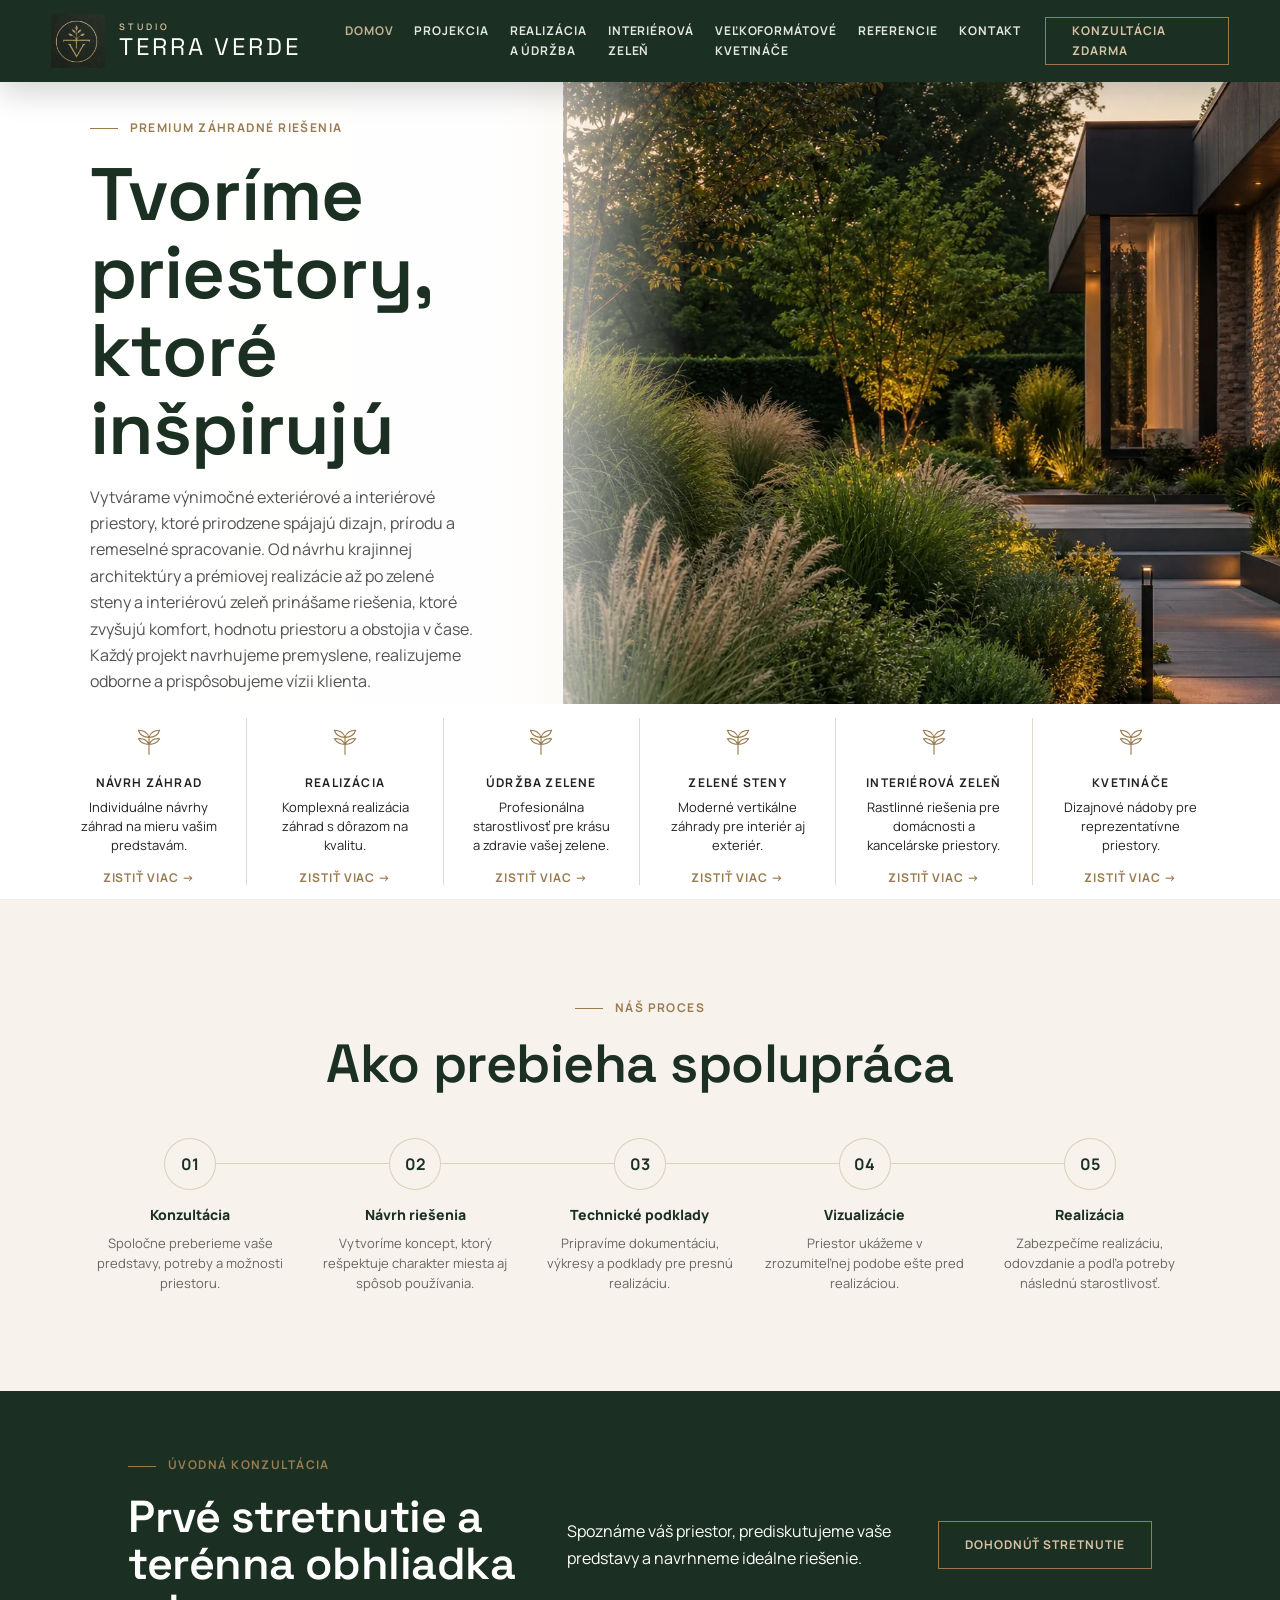
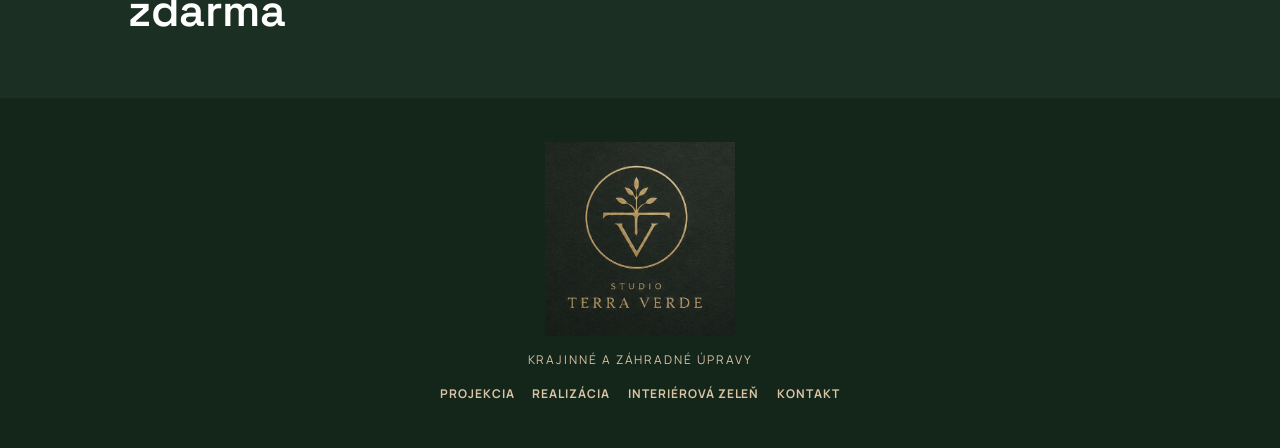
<file: index.html>
<!doctype html>
<html lang="sk">
  <head>
    <meta charset="utf-8">
    <meta name="viewport" content="width=device-width, initial-scale=1">
    <title>Domov | Studio Terra Verde</title>
    <meta name="description" content="Studio Terra Verde - prémiové krajinné a záhradné úpravy, realizácia, údržba zelene a interiérová zeleň.">
    <link rel="preconnect" href="https://fonts.googleapis.com">
    <link rel="preconnect" href="https://fonts.gstatic.com" crossorigin>
    <link href="https://fonts.googleapis.com/css2?family=Manrope:wght@400;500;600;700&family=Space+Grotesk:wght@500;600;700&display=swap" rel="stylesheet">
    <link rel="stylesheet" href="styles.css">
  </head>
  <body>
    <header class="site-header">
      <a class="brand" href="index.html" aria-label="Studio Terra Verde">
        <img src="assets/images/logo-mark.webp" alt="">
        <span><small>Studio</small>Terra Verde</span>
      </a>
      <button class="menu-toggle" type="button" aria-label="Otvoriť menu" aria-expanded="false">
        <span></span>
        <span></span>
      </button>
      <nav class="main-nav" aria-label="Hlavná navigácia"><a href="index.html" aria-current="page">Domov</a><a href="projekcia.html">Projekcia</a><a href="realizacia-a-udrzba.html">Realizácia a údržba</a><a href="interierova-zelen.html">Interiérová zeleň</a><a href="velkoformatove-kvetinace.html">Veľkoformátové kvetináče</a><a href="referencie.html">Referencie</a><a href="kontakt.html">Kontakt</a></nav>
      <a class="header-cta" href="kontakt.html">Konzultácia zdarma</a>
    </header>

    <main>
      <section class="page-hero home-hero">
        <div class="page-hero-copy">
          <p class="eyebrow">Premium záhradné riešenia</p>
          <h1>Tvoríme priestory, ktoré inšpirujú</h1>
          <p>Vytvárame výnimočné exteriérové a interiérové priestory, ktoré prirodzene spájajú dizajn, prírodu a remeselné spracovanie. Od návrhu krajinnej architektúry a prémiovej realizácie až po zelené steny a interiérovú zeleň prinášame riešenia, ktoré zvyšujú komfort, hodnotu priestoru a obstojia v čase. Každý projekt navrhujeme premyslene, realizujeme odborne a prispôsobujeme vízii klienta.</p>
          <div class="hero-actions">
            <a class="button primary" href="kontakt.html">Dohodnúť stretnutie</a>
            <a class="button text" href="referencie.html">Referencie</a>
          </div>
        </div>
        <div class="page-hero-image">
          <img src="assets/images/hero-garden.webp" alt="Luxusná moderná záhrada pri rodinnom dome">
        </div>
      </section>

      <section class="services services-pages" aria-label="Prehľad služieb">
    <article>
          <svg viewBox="0 0 48 48" aria-hidden="true"><path d="M24 40V16M24 16c-8 0-13-4-15-10 8 0 13 4 15 10Zm0 0c8 0 13-4 15-10-8 0-13 4-15 10Zm0 10c-7 0-12-3-15-8 7-1 12 2 15 8Zm0 0c7 0 12-3 15-8-7-1-12 2-15 8Z"/></svg>
          <h3>Návrh záhrad</h3>
          <p>Individuálne návrhy záhrad na mieru vašim predstavám.</p>
          <a href="projekcia.html">Zistiť viac</a>
        </article><article>
          <svg viewBox="0 0 48 48" aria-hidden="true"><path d="M24 40V16M24 16c-8 0-13-4-15-10 8 0 13 4 15 10Zm0 0c8 0 13-4 15-10-8 0-13 4-15 10Zm0 10c-7 0-12-3-15-8 7-1 12 2 15 8Zm0 0c7 0 12-3 15-8-7-1-12 2-15 8Z"/></svg>
          <h3>Realizácia</h3>
          <p>Komplexná realizácia záhrad s dôrazom na kvalitu.</p>
          <a href="realizacia-a-udrzba.html">Zistiť viac</a>
        </article><article>
          <svg viewBox="0 0 48 48" aria-hidden="true"><path d="M24 40V16M24 16c-8 0-13-4-15-10 8 0 13 4 15 10Zm0 0c8 0 13-4 15-10-8 0-13 4-15 10Zm0 10c-7 0-12-3-15-8 7-1 12 2 15 8Zm0 0c7 0 12-3 15-8-7-1-12 2-15 8Z"/></svg>
          <h3>Údržba zelene</h3>
          <p>Profesionálna starostlivosť pre krásu a zdravie vašej zelene.</p>
          <a href="realizacia-a-udrzba.html">Zistiť viac</a>
        </article><article>
          <svg viewBox="0 0 48 48" aria-hidden="true"><path d="M24 40V16M24 16c-8 0-13-4-15-10 8 0 13 4 15 10Zm0 0c8 0 13-4 15-10-8 0-13 4-15 10Zm0 10c-7 0-12-3-15-8 7-1 12 2 15 8Zm0 0c7 0 12-3 15-8-7-1-12 2-15 8Z"/></svg>
          <h3>Zelené steny</h3>
          <p>Moderné vertikálne záhrady pre interiér aj exteriér.</p>
          <a href="interierova-zelen.html">Zistiť viac</a>
        </article><article>
          <svg viewBox="0 0 48 48" aria-hidden="true"><path d="M24 40V16M24 16c-8 0-13-4-15-10 8 0 13 4 15 10Zm0 0c8 0 13-4 15-10-8 0-13 4-15 10Zm0 10c-7 0-12-3-15-8 7-1 12 2 15 8Zm0 0c7 0 12-3 15-8-7-1-12 2-15 8Z"/></svg>
          <h3>Interiérová zeleň</h3>
          <p>Rastlinné riešenia pre domácnosti a kancelárske priestory.</p>
          <a href="interierova-zelen.html">Zistiť viac</a>
        </article><article>
          <svg viewBox="0 0 48 48" aria-hidden="true"><path d="M24 40V16M24 16c-8 0-13-4-15-10 8 0 13 4 15 10Zm0 0c8 0 13-4 15-10-8 0-13 4-15 10Zm0 10c-7 0-12-3-15-8 7-1 12 2 15 8Zm0 0c7 0 12-3 15-8-7-1-12 2-15 8Z"/></svg>
          <h3>Kvetináče</h3>
          <p>Dizajnové nádoby pre reprezentatívne priestory.</p>
          <a href="velkoformatove-kvetinace.html">Zistiť viac</a>
        </article>
  </section>

      

      <section class="process-section">
    <p class="eyebrow">Náš proces</p>
    <h2>Ako prebieha spolupráca</h2>
    <div class="process-steps">
      <article>
            <span>01</span>
            <h3>Konzultácia</h3>
            <p>Spoločne preberieme vaše predstavy, potreby a možnosti priestoru.</p>
          </article><article>
            <span>02</span>
            <h3>Návrh riešenia</h3>
            <p>Vytvoríme koncept, ktorý rešpektuje charakter miesta aj spôsob používania.</p>
          </article><article>
            <span>03</span>
            <h3>Technické podklady</h3>
            <p>Pripravíme dokumentáciu, výkresy a podklady pre presnú realizáciu.</p>
          </article><article>
            <span>04</span>
            <h3>Vizualizácie</h3>
            <p>Priestor ukážeme v zrozumiteľnej podobe ešte pred realizáciou.</p>
          </article><article>
            <span>05</span>
            <h3>Realizácia</h3>
            <p>Zabezpečíme realizáciu, odovzdanie a podľa potreby následnú starostlivosť.</p>
          </article>
    </div>
  </section>

      

      

      <section class="cta-band">
        <div>
          <p class="eyebrow">Úvodná konzultácia</p>
          <h2>Prvé stretnutie a terénna obhliadka zdarma</h2>
        </div>
        <p>Spoznáme váš priestor, prediskutujeme vaše predstavy a navrhneme ideálne riešenie.</p>
        <a class="button outline" href="kontakt.html">Dohodnúť stretnutie</a>
      </section>
    </main>

    <footer class="site-footer">
      <img src="sources/terra-verde-logo-dark.jpeg" alt="Studio Terra Verde">
      <p>Krajinné a záhradné úpravy</p>
      <nav aria-label="Navigácia v pätičke">
        <a href="projekcia.html">Projekcia</a>
        <a href="realizacia-a-udrzba.html">Realizácia</a>
        <a href="interierova-zelen.html">Interiérová zeleň</a>
        <a href="kontakt.html">Kontakt</a>
      </nav>
    </footer>

    <script src="script.js"></script>
  </body>
</html>
</file>
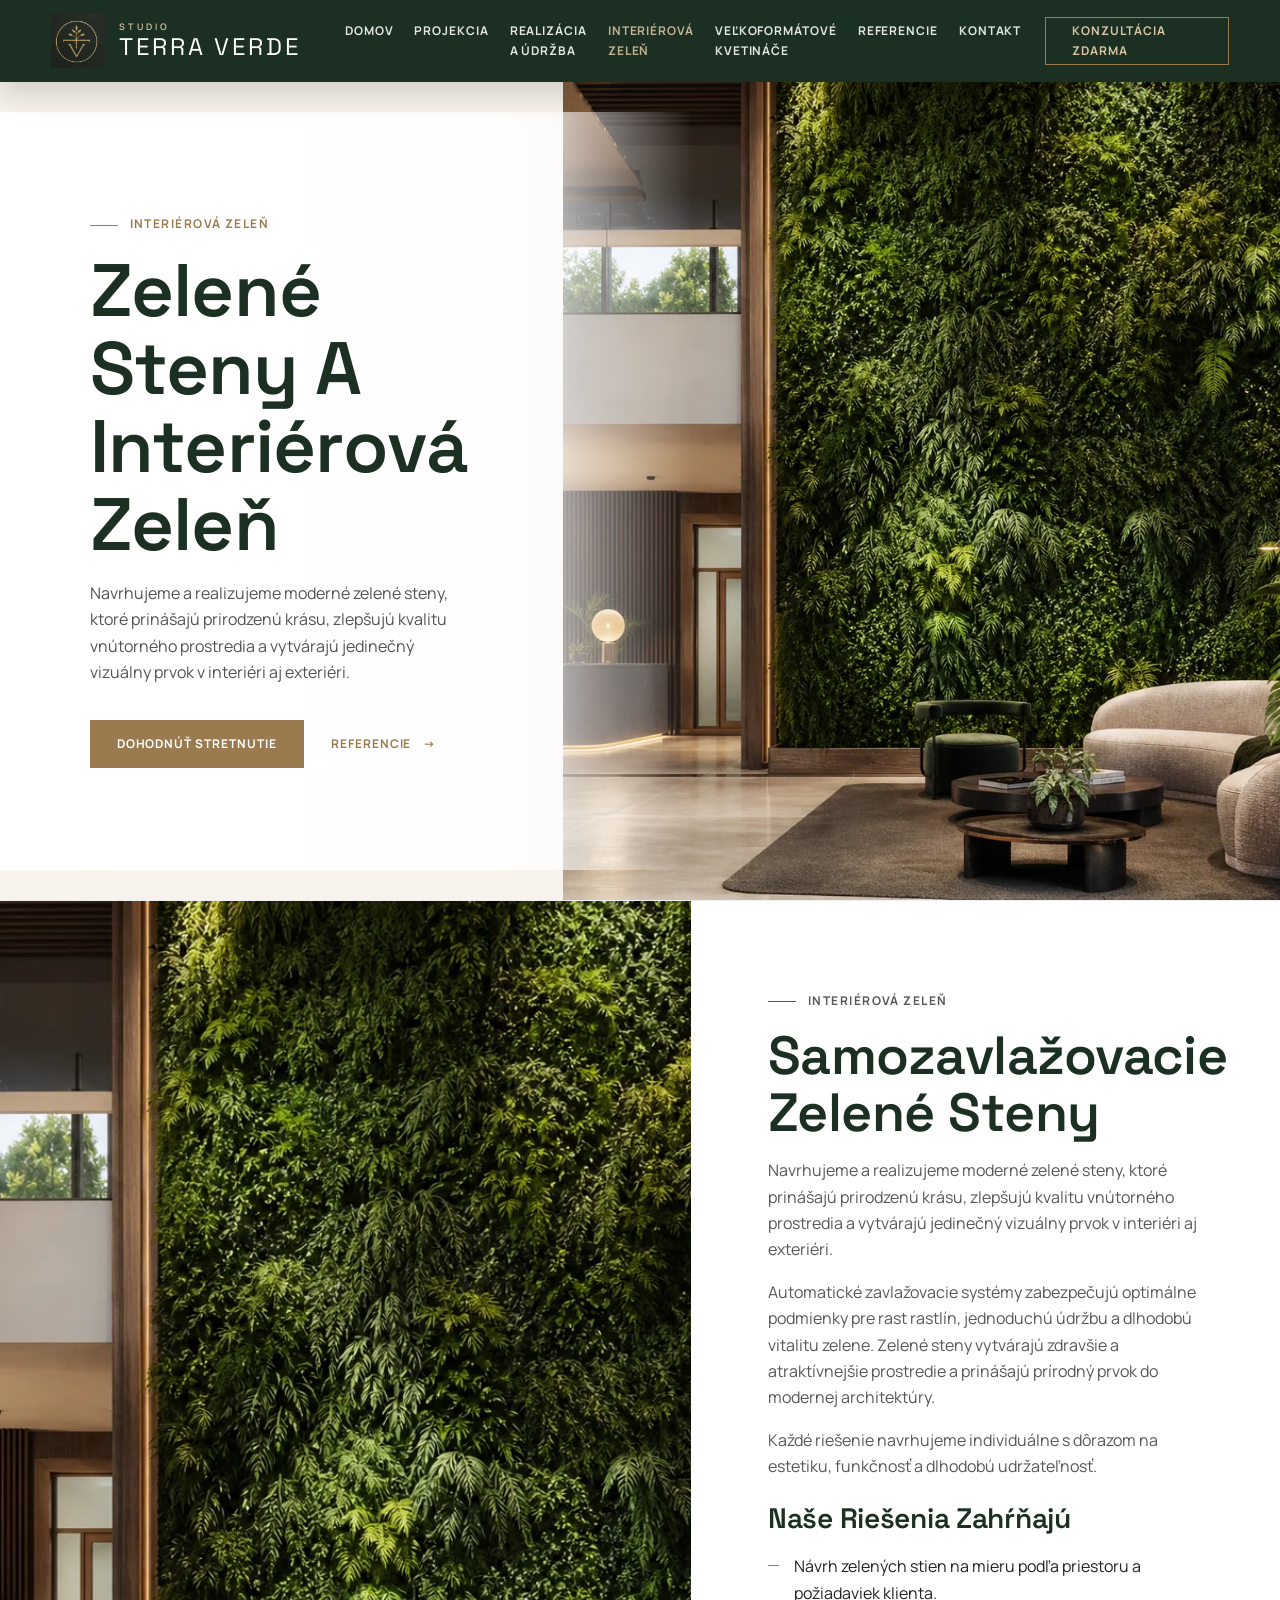
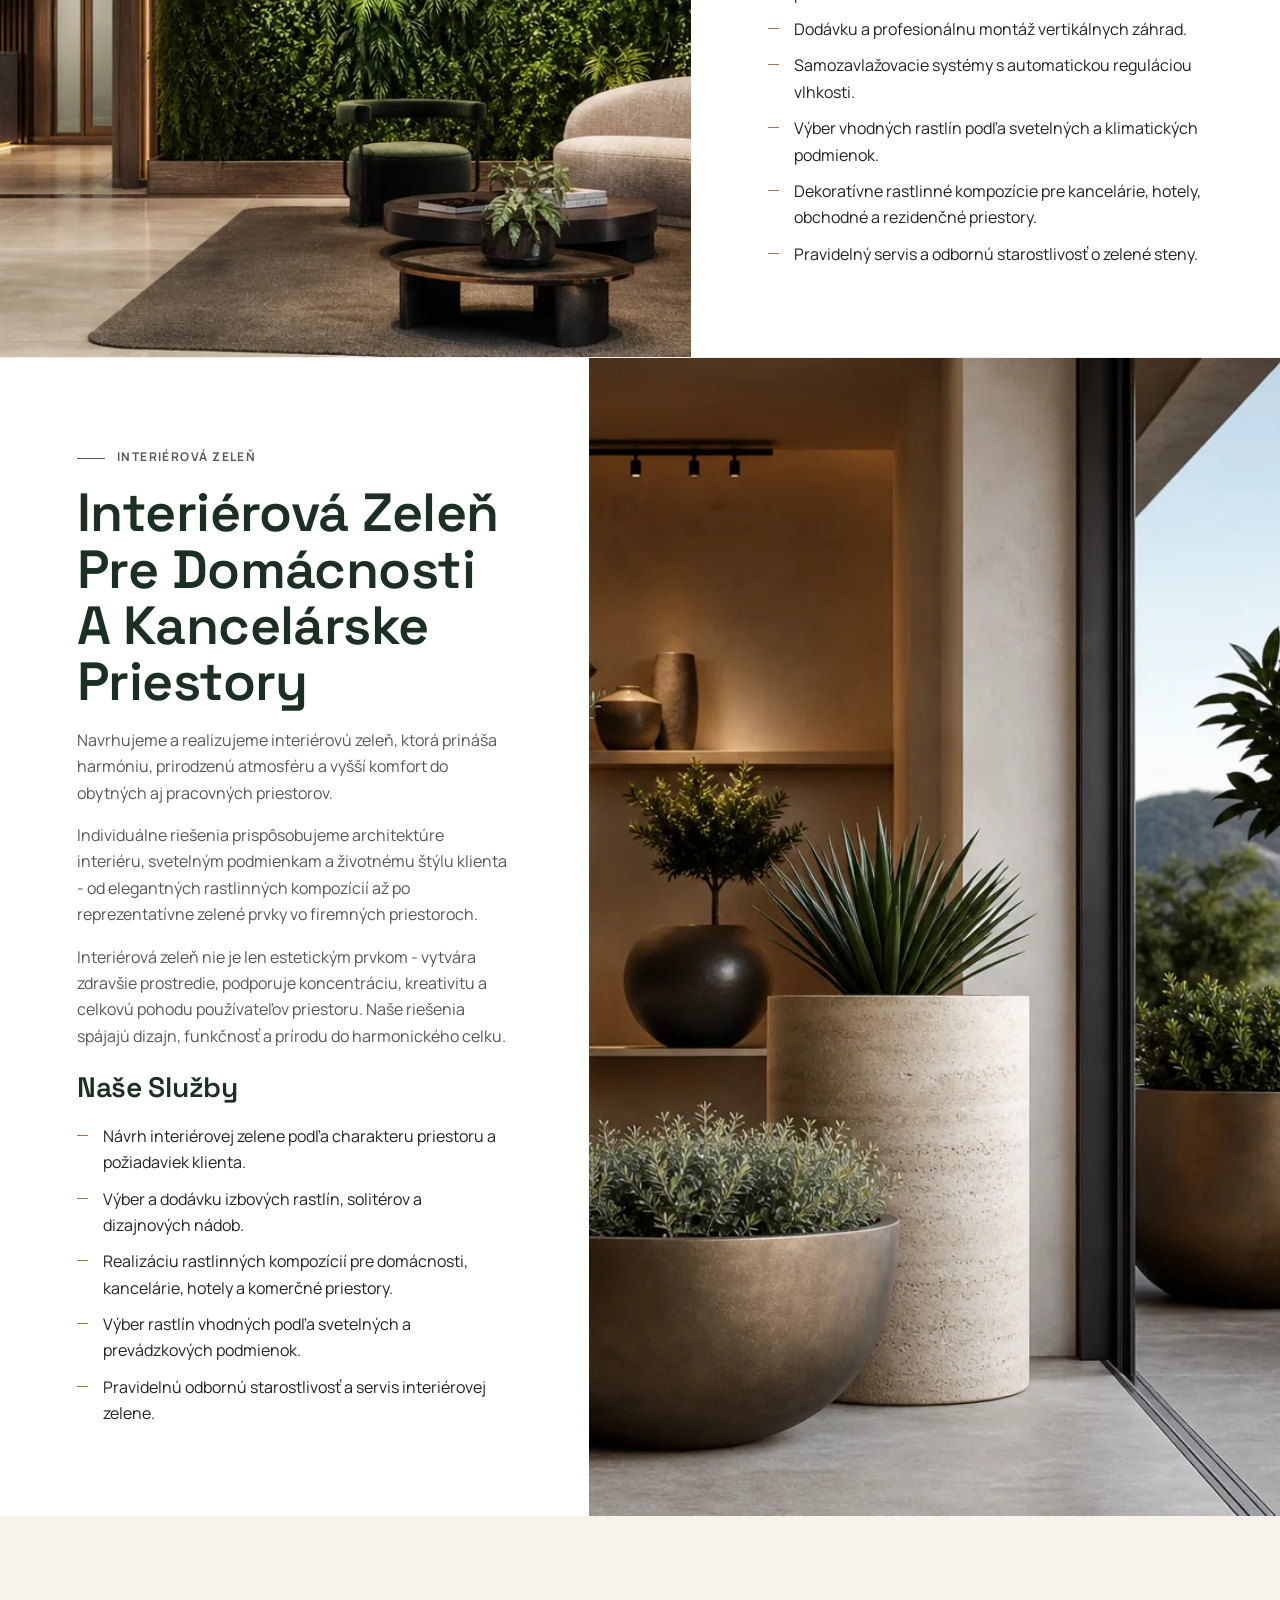
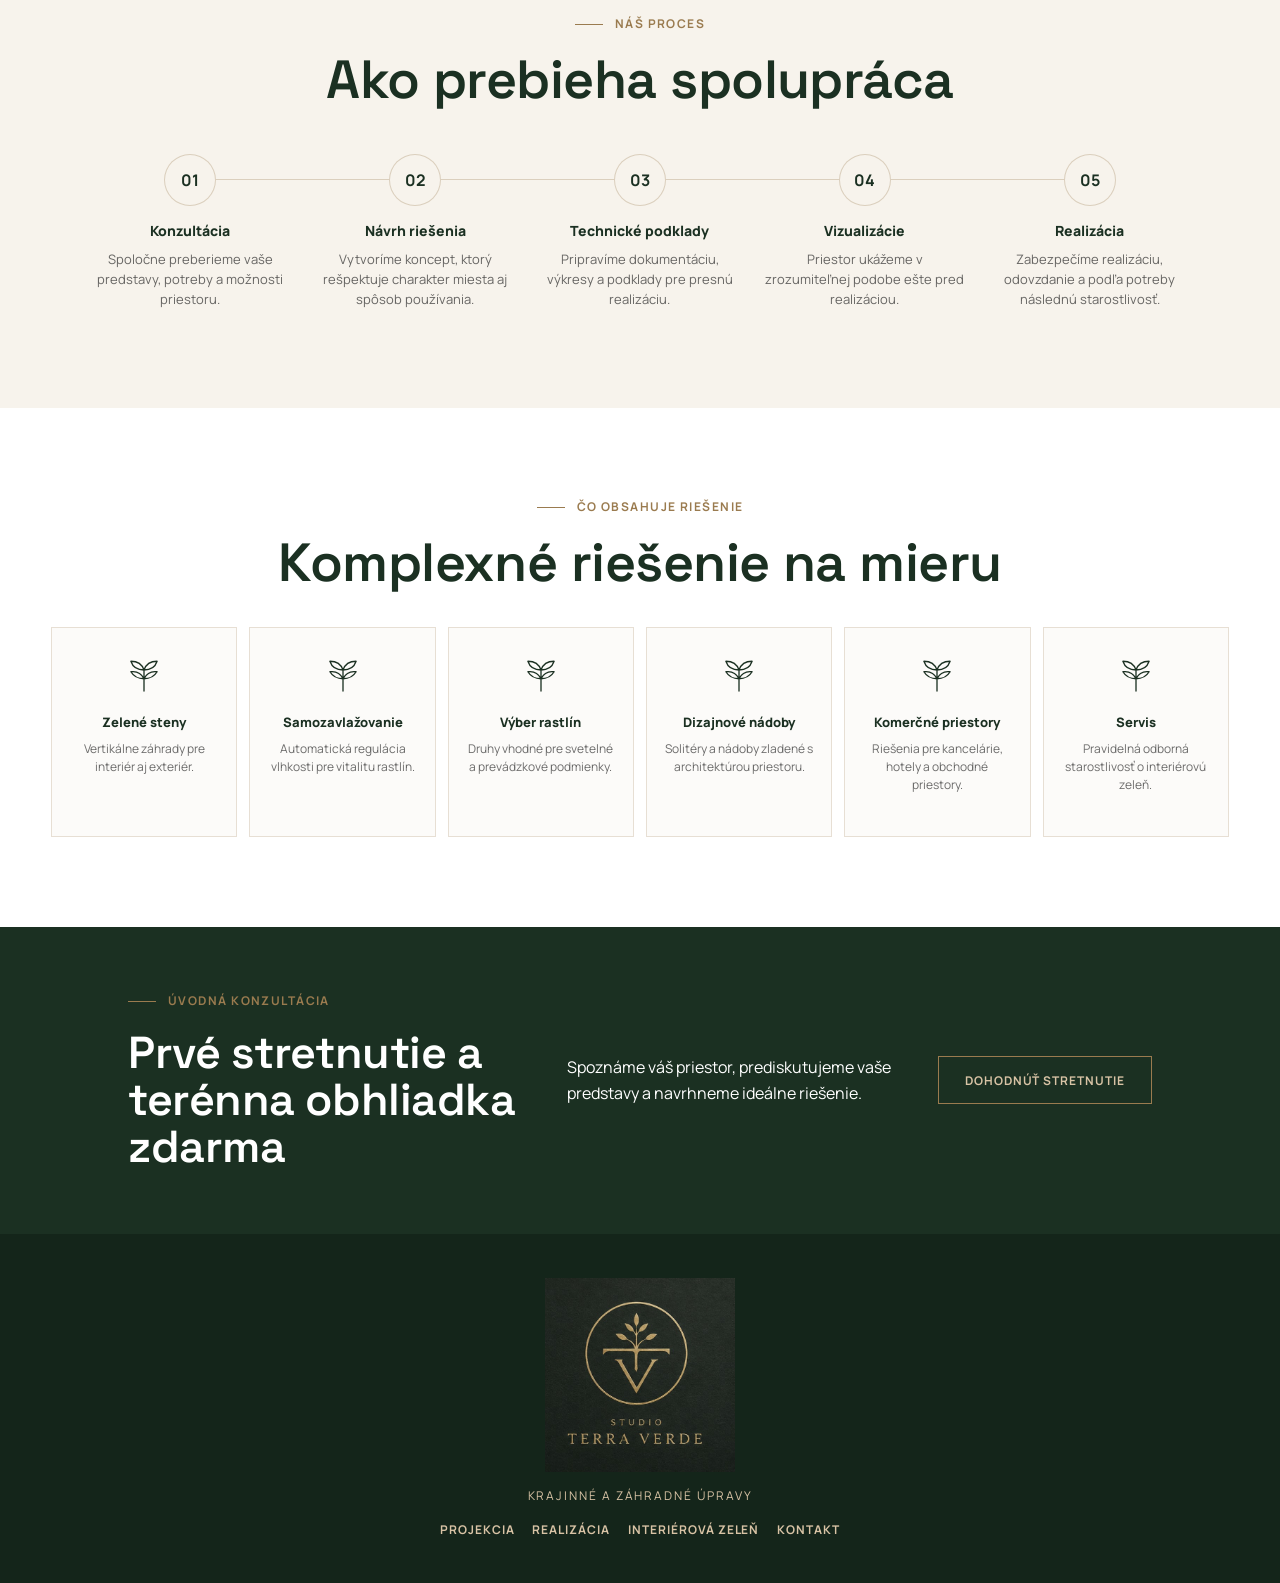
<file: interierova-zelen.html>
<!doctype html>
<html lang="sk">
  <head>
    <meta charset="utf-8">
    <meta name="viewport" content="width=device-width, initial-scale=1">
    <title>Interiérová zeleň | Studio Terra Verde</title>
    <meta name="description" content="Studio Terra Verde - prémiové krajinné a záhradné úpravy, realizácia, údržba zelene a interiérová zeleň.">
    <link rel="preconnect" href="https://fonts.googleapis.com">
    <link rel="preconnect" href="https://fonts.gstatic.com" crossorigin>
    <link href="https://fonts.googleapis.com/css2?family=Manrope:wght@400;500;600;700&family=Space+Grotesk:wght@500;600;700&display=swap" rel="stylesheet">
    <link rel="stylesheet" href="styles.css">
  </head>
  <body>
    <header class="site-header">
      <a class="brand" href="index.html" aria-label="Studio Terra Verde">
        <img src="assets/images/logo-mark.webp" alt="">
        <span><small>Studio</small>Terra Verde</span>
      </a>
      <button class="menu-toggle" type="button" aria-label="Otvoriť menu" aria-expanded="false">
        <span></span>
        <span></span>
      </button>
      <nav class="main-nav" aria-label="Hlavná navigácia"><a href="index.html">Domov</a><a href="projekcia.html">Projekcia</a><a href="realizacia-a-udrzba.html">Realizácia a údržba</a><a href="interierova-zelen.html" aria-current="page">Interiérová zeleň</a><a href="velkoformatove-kvetinace.html">Veľkoformátové kvetináče</a><a href="referencie.html">Referencie</a><a href="kontakt.html">Kontakt</a></nav>
      <a class="header-cta" href="kontakt.html">Konzultácia zdarma</a>
    </header>

    <main>
      <section class="page-hero ">
        <div class="page-hero-copy">
          <p class="eyebrow">Interiérová zeleň</p>
          <h1>Zelené Steny A Interiérová Zeleň</h1>
          <p>Navrhujeme a realizujeme moderné zelené steny, ktoré prinášajú prirodzenú krásu, zlepšujú kvalitu vnútorného prostredia a vytvárajú jedinečný vizuálny prvok v interiéri aj exteriéri.</p>
          <div class="hero-actions">
            <a class="button primary" href="kontakt.html">Dohodnúť stretnutie</a>
            <a class="button text" href="referencie.html">Referencie</a>
          </div>
        </div>
        <div class="page-hero-image">
          <img src="assets/images/zelene-steny.webp" alt="Luxusná interiérová zelená stena">
        </div>
      </section>

      

      <div class="editorial-flow">
    <section class="layout-split">
          <div class="layout-media">
            <img src="assets/images/zelene-steny.webp" alt="Luxusná interiérová zelená stena">
          </div>
          <div class="layout-copy">
            <p class="eyebrow">Interiérová zeleň</p>
            <h2>Samozavlažovacie Zelené Steny</h2>
            <p>Navrhujeme a realizujeme moderné zelené steny, ktoré prinášajú prirodzenú krásu, zlepšujú kvalitu vnútorného prostredia a vytvárajú jedinečný vizuálny prvok v interiéri aj exteriéri.</p>
<p>Automatické zavlažovacie systémy zabezpečujú optimálne podmienky pre rast rastlín, jednoduchú údržbu a dlhodobú vitalitu zelene. Zelené steny vytvárajú zdravšie a atraktívnejšie prostredie a prinášajú prírodný prvok do modernej architektúry.</p>
<p>Každé riešenie navrhujeme individuálne s dôrazom na estetiku, funkčnosť a dlhodobú udržateľnosť.</p>
<h3>Naše Riešenia Zahŕňajú</h3>
<ul class="check-list"><li>Návrh zelených stien na mieru podľa priestoru a požiadaviek klienta.</li><li>Dodávku a profesionálnu montáž vertikálnych záhrad.</li><li>Samozavlažovacie systémy s automatickou reguláciou vlhkosti.</li><li>Výber vhodných rastlín podľa svetelných a klimatických podmienok.</li><li>Dekoratívne rastlinné kompozície pre kancelárie, hotely, obchodné a rezidenčné priestory.</li><li>Pravidelný servis a odbornú starostlivosť o zelené steny.</li></ul>
          </div>
        </section><section class="layout-split reverse">
          <div class="layout-media">
            <img src="assets/images/kvetinace.webp" alt="Luxusná interiérová zelená stena">
          </div>
          <div class="layout-copy">
            <p class="eyebrow">Interiérová zeleň</p>
            <h2>Interiérová Zeleň Pre Domácnosti A Kancelárske Priestory</h2>
            <p>Navrhujeme a realizujeme interiérovú zeleň, ktorá prináša harmóniu, prirodzenú atmosféru a vyšší komfort do obytných aj pracovných priestorov.</p>
<p>Individuálne riešenia prispôsobujeme architektúre interiéru, svetelným podmienkam a životnému štýlu klienta - od elegantných rastlinných kompozícií až po reprezentatívne zelené prvky vo firemných priestoroch.</p>
<p>Interiérová zeleň nie je len estetickým prvkom - vytvára zdravšie prostredie, podporuje koncentráciu, kreativitu a celkovú pohodu používateľov priestoru. Naše riešenia spájajú dizajn, funkčnosť a prírodu do harmonického celku.</p>
<h3>Naše Služby</h3>
<ul class="check-list"><li>Návrh interiérovej zelene podľa charakteru priestoru a požiadaviek klienta.</li><li>Výber a dodávku izbových rastlín, solitérov a dizajnových nádob.</li><li>Realizáciu rastlinných kompozícií pre domácnosti, kancelárie, hotely a komerčné priestory.</li><li>Výber rastlín vhodných podľa svetelných a prevádzkových podmienok.</li><li>Pravidelnú odbornú starostlivosť a servis interiérovej zelene.</li></ul>
          </div>
        </section>
  </div>

      <section class="process-section">
    <p class="eyebrow">Náš proces</p>
    <h2>Ako prebieha spolupráca</h2>
    <div class="process-steps">
      <article>
            <span>01</span>
            <h3>Konzultácia</h3>
            <p>Spoločne preberieme vaše predstavy, potreby a možnosti priestoru.</p>
          </article><article>
            <span>02</span>
            <h3>Návrh riešenia</h3>
            <p>Vytvoríme koncept, ktorý rešpektuje charakter miesta aj spôsob používania.</p>
          </article><article>
            <span>03</span>
            <h3>Technické podklady</h3>
            <p>Pripravíme dokumentáciu, výkresy a podklady pre presnú realizáciu.</p>
          </article><article>
            <span>04</span>
            <h3>Vizualizácie</h3>
            <p>Priestor ukážeme v zrozumiteľnej podobe ešte pred realizáciou.</p>
          </article><article>
            <span>05</span>
            <h3>Realizácia</h3>
            <p>Zabezpečíme realizáciu, odovzdanie a podľa potreby následnú starostlivosť.</p>
          </article>
    </div>
  </section>

      <section class="solution-section">
    <p class="eyebrow">Čo obsahuje riešenie</p>
    <h2>Komplexné riešenie na mieru</h2>
    <div class="solution-grid">
      <article>
            <svg viewBox="0 0 48 48" aria-hidden="true"><path d="M24 40V16M24 16c-8 0-13-4-15-10 8 0 13 4 15 10Zm0 0c8 0 13-4 15-10-8 0-13 4-15 10Zm0 10c-7 0-12-3-15-8 7-1 12 2 15 8Zm0 0c7 0 12-3 15-8-7-1-12 2-15 8Z"/></svg>
            <h3>Zelené steny</h3>
            <p>Vertikálne záhrady pre interiér aj exteriér.</p>
          </article><article>
            <svg viewBox="0 0 48 48" aria-hidden="true"><path d="M24 40V16M24 16c-8 0-13-4-15-10 8 0 13 4 15 10Zm0 0c8 0 13-4 15-10-8 0-13 4-15 10Zm0 10c-7 0-12-3-15-8 7-1 12 2 15 8Zm0 0c7 0 12-3 15-8-7-1-12 2-15 8Z"/></svg>
            <h3>Samozavlažovanie</h3>
            <p>Automatická regulácia vlhkosti pre vitalitu rastlín.</p>
          </article><article>
            <svg viewBox="0 0 48 48" aria-hidden="true"><path d="M24 40V16M24 16c-8 0-13-4-15-10 8 0 13 4 15 10Zm0 0c8 0 13-4 15-10-8 0-13 4-15 10Zm0 10c-7 0-12-3-15-8 7-1 12 2 15 8Zm0 0c7 0 12-3 15-8-7-1-12 2-15 8Z"/></svg>
            <h3>Výber rastlín</h3>
            <p>Druhy vhodné pre svetelné a prevádzkové podmienky.</p>
          </article><article>
            <svg viewBox="0 0 48 48" aria-hidden="true"><path d="M24 40V16M24 16c-8 0-13-4-15-10 8 0 13 4 15 10Zm0 0c8 0 13-4 15-10-8 0-13 4-15 10Zm0 10c-7 0-12-3-15-8 7-1 12 2 15 8Zm0 0c7 0 12-3 15-8-7-1-12 2-15 8Z"/></svg>
            <h3>Dizajnové nádoby</h3>
            <p>Solitéry a nádoby zladené s architektúrou priestoru.</p>
          </article><article>
            <svg viewBox="0 0 48 48" aria-hidden="true"><path d="M24 40V16M24 16c-8 0-13-4-15-10 8 0 13 4 15 10Zm0 0c8 0 13-4 15-10-8 0-13 4-15 10Zm0 10c-7 0-12-3-15-8 7-1 12 2 15 8Zm0 0c7 0 12-3 15-8-7-1-12 2-15 8Z"/></svg>
            <h3>Komerčné priestory</h3>
            <p>Riešenia pre kancelárie, hotely a obchodné priestory.</p>
          </article><article>
            <svg viewBox="0 0 48 48" aria-hidden="true"><path d="M24 40V16M24 16c-8 0-13-4-15-10 8 0 13 4 15 10Zm0 0c8 0 13-4 15-10-8 0-13 4-15 10Zm0 10c-7 0-12-3-15-8 7-1 12 2 15 8Zm0 0c7 0 12-3 15-8-7-1-12 2-15 8Z"/></svg>
            <h3>Servis</h3>
            <p>Pravidelná odborná starostlivosť o interiérovú zeleň.</p>
          </article>
    </div>
  </section>

      

      <section class="cta-band">
        <div>
          <p class="eyebrow">Úvodná konzultácia</p>
          <h2>Prvé stretnutie a terénna obhliadka zdarma</h2>
        </div>
        <p>Spoznáme váš priestor, prediskutujeme vaše predstavy a navrhneme ideálne riešenie.</p>
        <a class="button outline" href="kontakt.html">Dohodnúť stretnutie</a>
      </section>
    </main>

    <footer class="site-footer">
      <img src="sources/terra-verde-logo-dark.jpeg" alt="Studio Terra Verde">
      <p>Krajinné a záhradné úpravy</p>
      <nav aria-label="Navigácia v pätičke">
        <a href="projekcia.html">Projekcia</a>
        <a href="realizacia-a-udrzba.html">Realizácia</a>
        <a href="interierova-zelen.html">Interiérová zeleň</a>
        <a href="kontakt.html">Kontakt</a>
      </nav>
    </footer>

    <script src="script.js"></script>
  </body>
</html>
</file>
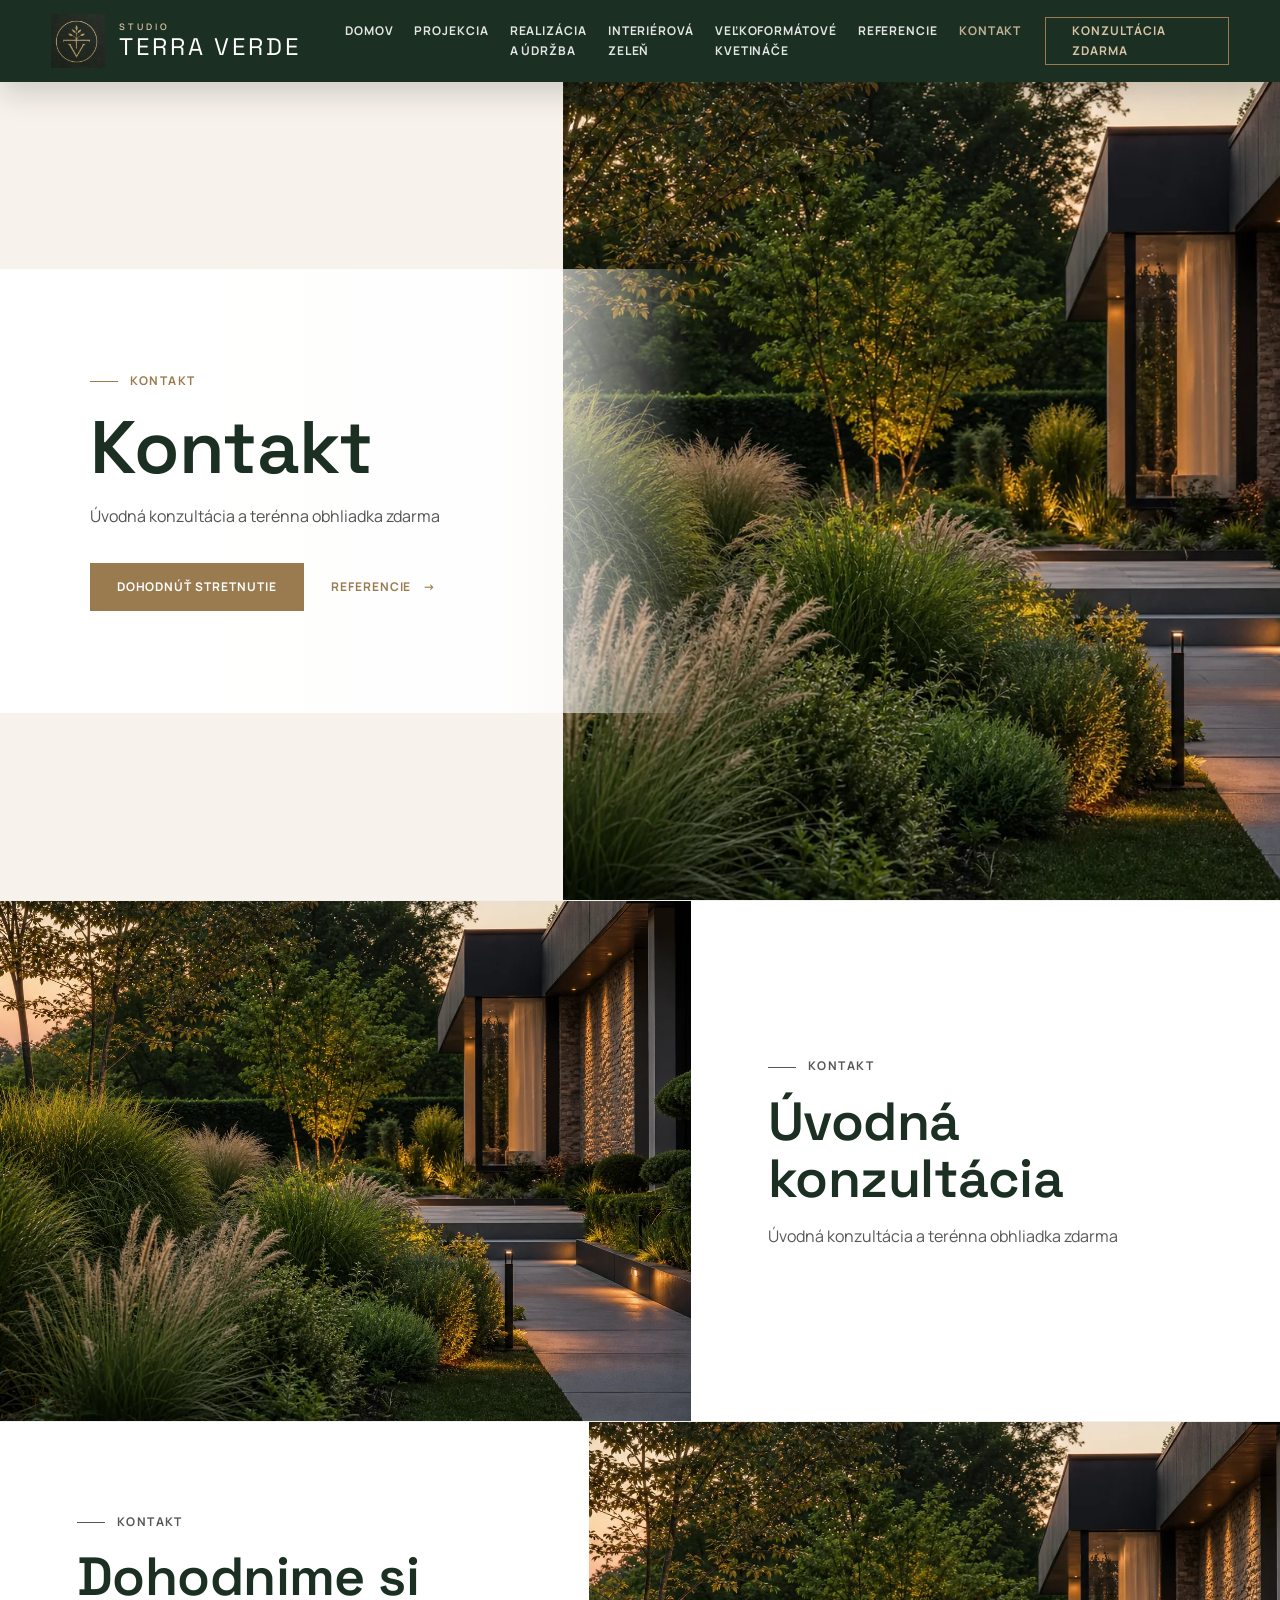
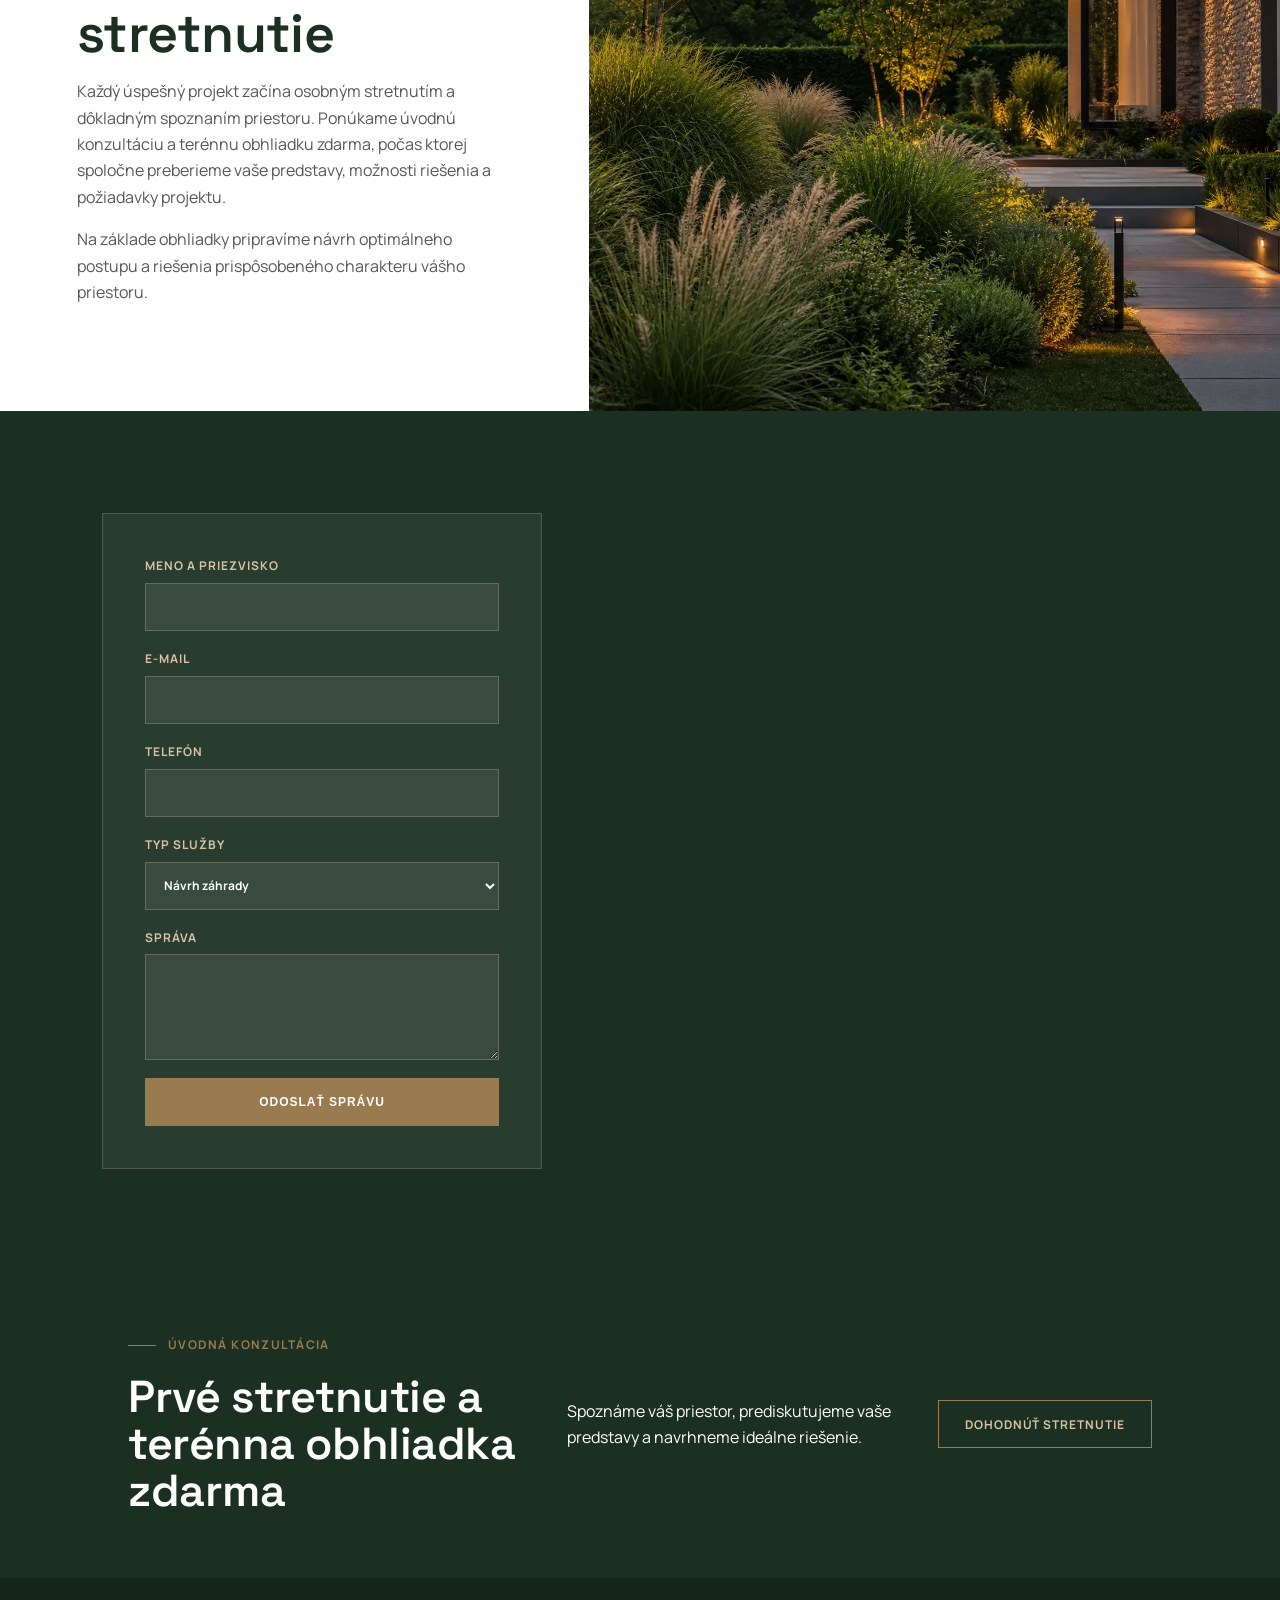
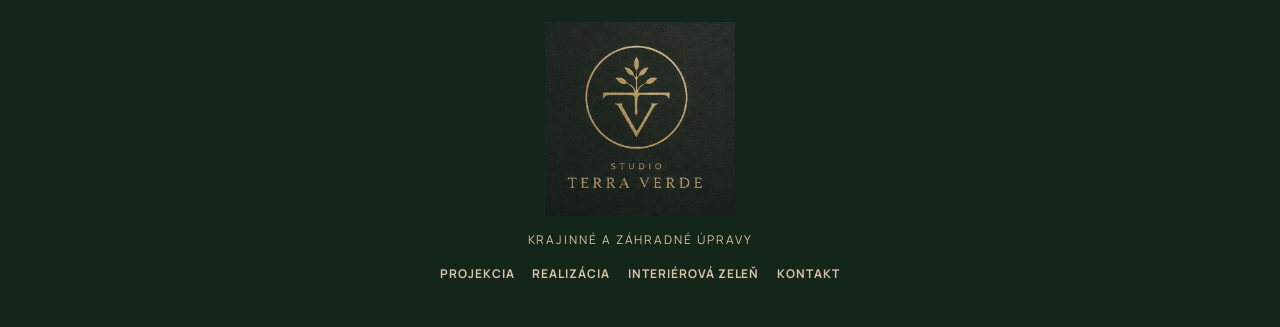
<file: kontakt.html>
<!doctype html>
<html lang="sk">
  <head>
    <meta charset="utf-8">
    <meta name="viewport" content="width=device-width, initial-scale=1">
    <title>Kontakt | Studio Terra Verde</title>
    <meta name="description" content="Studio Terra Verde - prémiové krajinné a záhradné úpravy, realizácia, údržba zelene a interiérová zeleň.">
    <link rel="preconnect" href="https://fonts.googleapis.com">
    <link rel="preconnect" href="https://fonts.gstatic.com" crossorigin>
    <link href="https://fonts.googleapis.com/css2?family=Manrope:wght@400;500;600;700&family=Space+Grotesk:wght@500;600;700&display=swap" rel="stylesheet">
    <link rel="stylesheet" href="styles.css">
  </head>
  <body>
    <header class="site-header">
      <a class="brand" href="index.html" aria-label="Studio Terra Verde">
        <img src="assets/images/logo-mark.webp" alt="">
        <span><small>Studio</small>Terra Verde</span>
      </a>
      <button class="menu-toggle" type="button" aria-label="Otvoriť menu" aria-expanded="false">
        <span></span>
        <span></span>
      </button>
      <nav class="main-nav" aria-label="Hlavná navigácia"><a href="index.html">Domov</a><a href="projekcia.html">Projekcia</a><a href="realizacia-a-udrzba.html">Realizácia a údržba</a><a href="interierova-zelen.html">Interiérová zeleň</a><a href="velkoformatove-kvetinace.html">Veľkoformátové kvetináče</a><a href="referencie.html">Referencie</a><a href="kontakt.html" aria-current="page">Kontakt</a></nav>
      <a class="header-cta" href="kontakt.html">Konzultácia zdarma</a>
    </header>

    <main>
      <section class="page-hero ">
        <div class="page-hero-copy">
          <p class="eyebrow">Kontakt</p>
          <h1>Kontakt</h1>
          <p>Úvodná konzultácia a terénna obhliadka zdarma</p>
          <div class="hero-actions">
            <a class="button primary" href="kontakt.html">Dohodnúť stretnutie</a>
            <a class="button text" href="referencie.html">Referencie</a>
          </div>
        </div>
        <div class="page-hero-image">
          <img src="assets/images/hero-garden.webp" alt="Detail prémiovej záhrady">
        </div>
      </section>

      

      <div class="editorial-flow">
    <section class="layout-split">
          <div class="layout-media">
            <img src="assets/images/hero-garden.webp" alt="Detail prémiovej záhrady">
          </div>
          <div class="layout-copy">
            <p class="eyebrow">Kontakt</p>
            <h2>Úvodná konzultácia</h2>
            <p>Úvodná konzultácia a terénna obhliadka zdarma</p>
          </div>
        </section><section class="layout-split reverse">
          <div class="layout-media">
            <img src="assets/images/hero-garden.webp" alt="Detail prémiovej záhrady">
          </div>
          <div class="layout-copy">
            <p class="eyebrow">Kontakt</p>
            <h2>Dohodnime si stretnutie</h2>
            <p>Každý úspešný projekt začína osobným stretnutím a dôkladným spoznaním priestoru. Ponúkame úvodnú konzultáciu a terénnu obhliadku zdarma, počas ktorej spoločne preberieme vaše predstavy, možnosti riešenia a požiadavky projektu.</p>
<p>Na základe obhliadky pripravíme návrh optimálneho postupu a riešenia prispôsobeného charakteru vášho priestoru.</p>
          </div>
        </section>
  </div>

      

      

      <section class="contact standalone-contact"><form class="contact-form">
    <label>Meno a priezvisko <input type="text" name="name" autocomplete="name"></label>
    <label>E-mail <input type="email" name="email" autocomplete="email"></label>
    <label>Telefón <input type="tel" name="phone" autocomplete="tel"></label>
    <label>Typ služby
      <select name="service">
        <option>Návrh záhrady</option>
        <option>Realizácia záhrady</option>
        <option>Údržba zelene</option>
        <option>Zelená stena</option>
        <option>Interiérová zeleň</option>
        <option>Veľkoformátové kvetináče</option>
      </select>
    </label>
    <label>Správa <textarea name="message" rows="4"></textarea></label>
    <button class="button primary" type="submit">Odoslať správu</button>
  </form></section>

      <section class="cta-band">
        <div>
          <p class="eyebrow">Úvodná konzultácia</p>
          <h2>Prvé stretnutie a terénna obhliadka zdarma</h2>
        </div>
        <p>Spoznáme váš priestor, prediskutujeme vaše predstavy a navrhneme ideálne riešenie.</p>
        <a class="button outline" href="kontakt.html">Dohodnúť stretnutie</a>
      </section>
    </main>

    <footer class="site-footer">
      <img src="sources/terra-verde-logo-dark.jpeg" alt="Studio Terra Verde">
      <p>Krajinné a záhradné úpravy</p>
      <nav aria-label="Navigácia v pätičke">
        <a href="projekcia.html">Projekcia</a>
        <a href="realizacia-a-udrzba.html">Realizácia</a>
        <a href="interierova-zelen.html">Interiérová zeleň</a>
        <a href="kontakt.html">Kontakt</a>
      </nav>
    </footer>

    <script src="script.js"></script>
  </body>
</html>
</file>
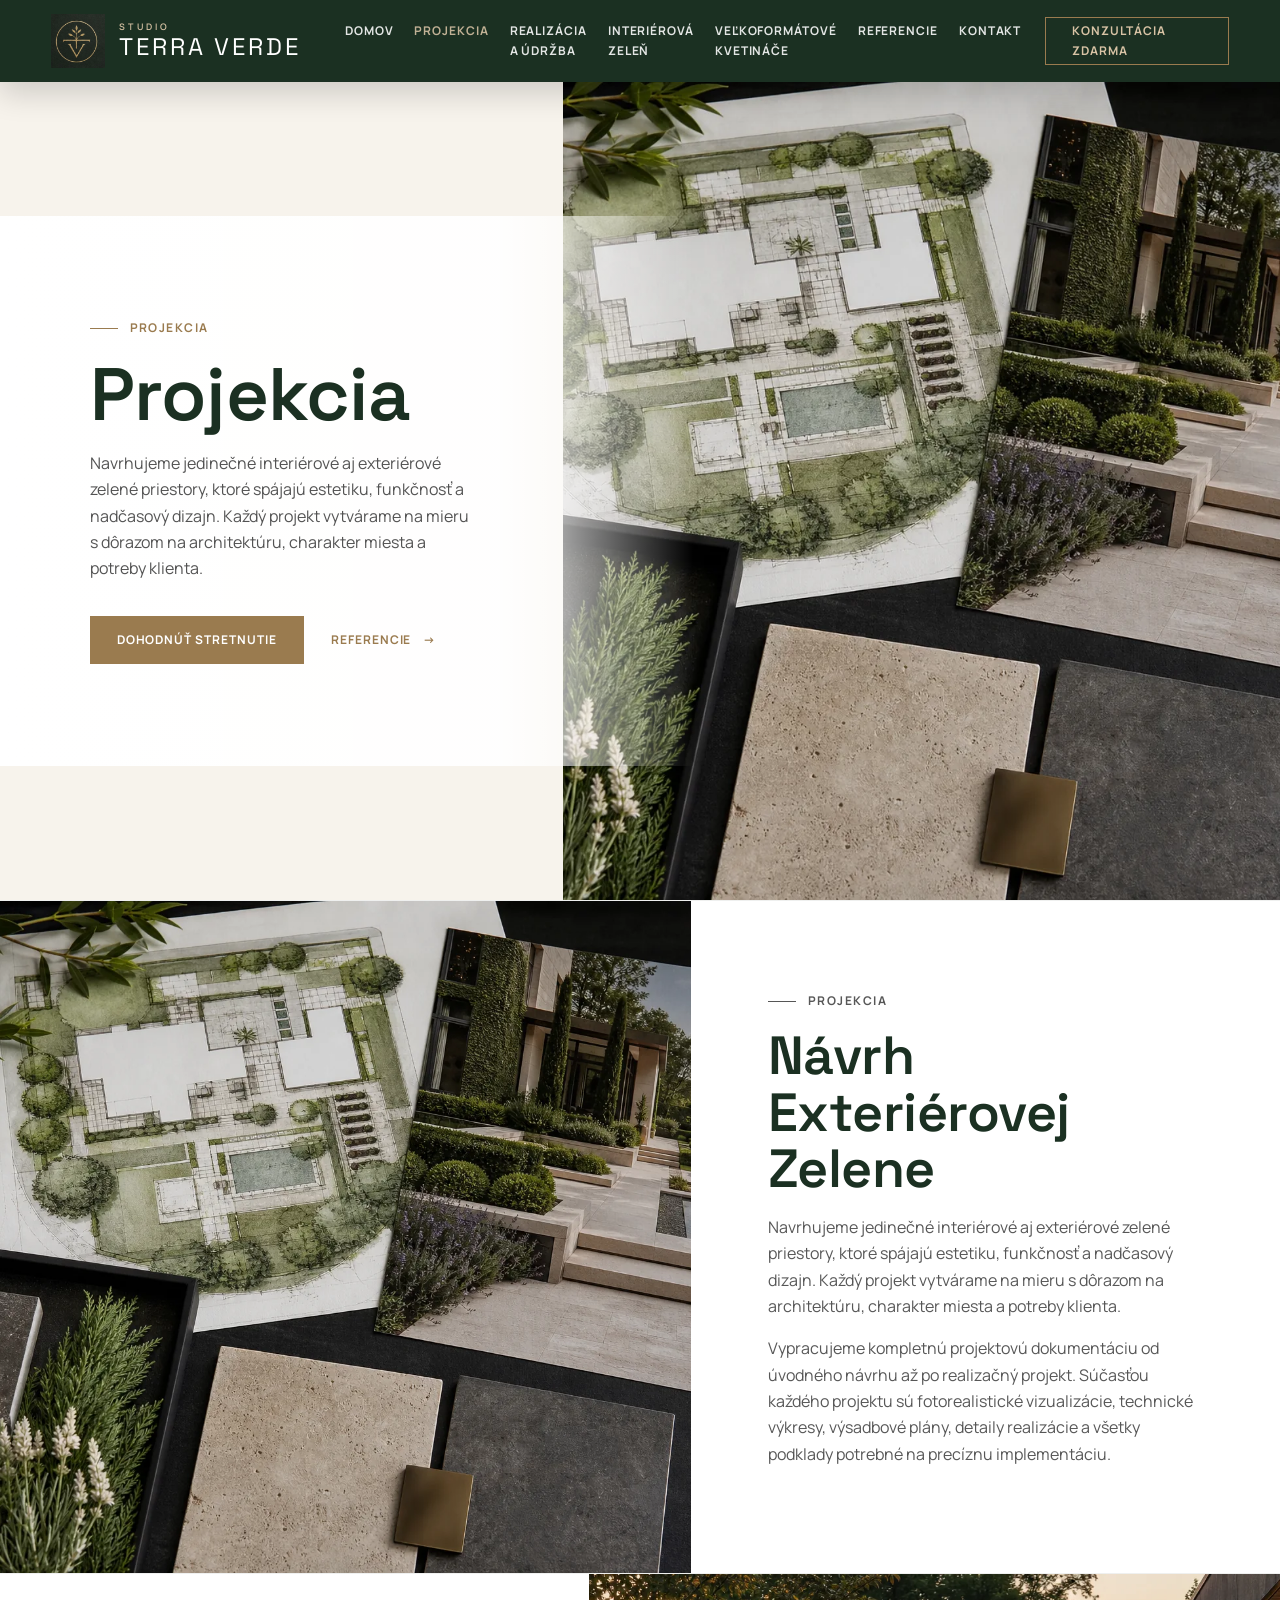
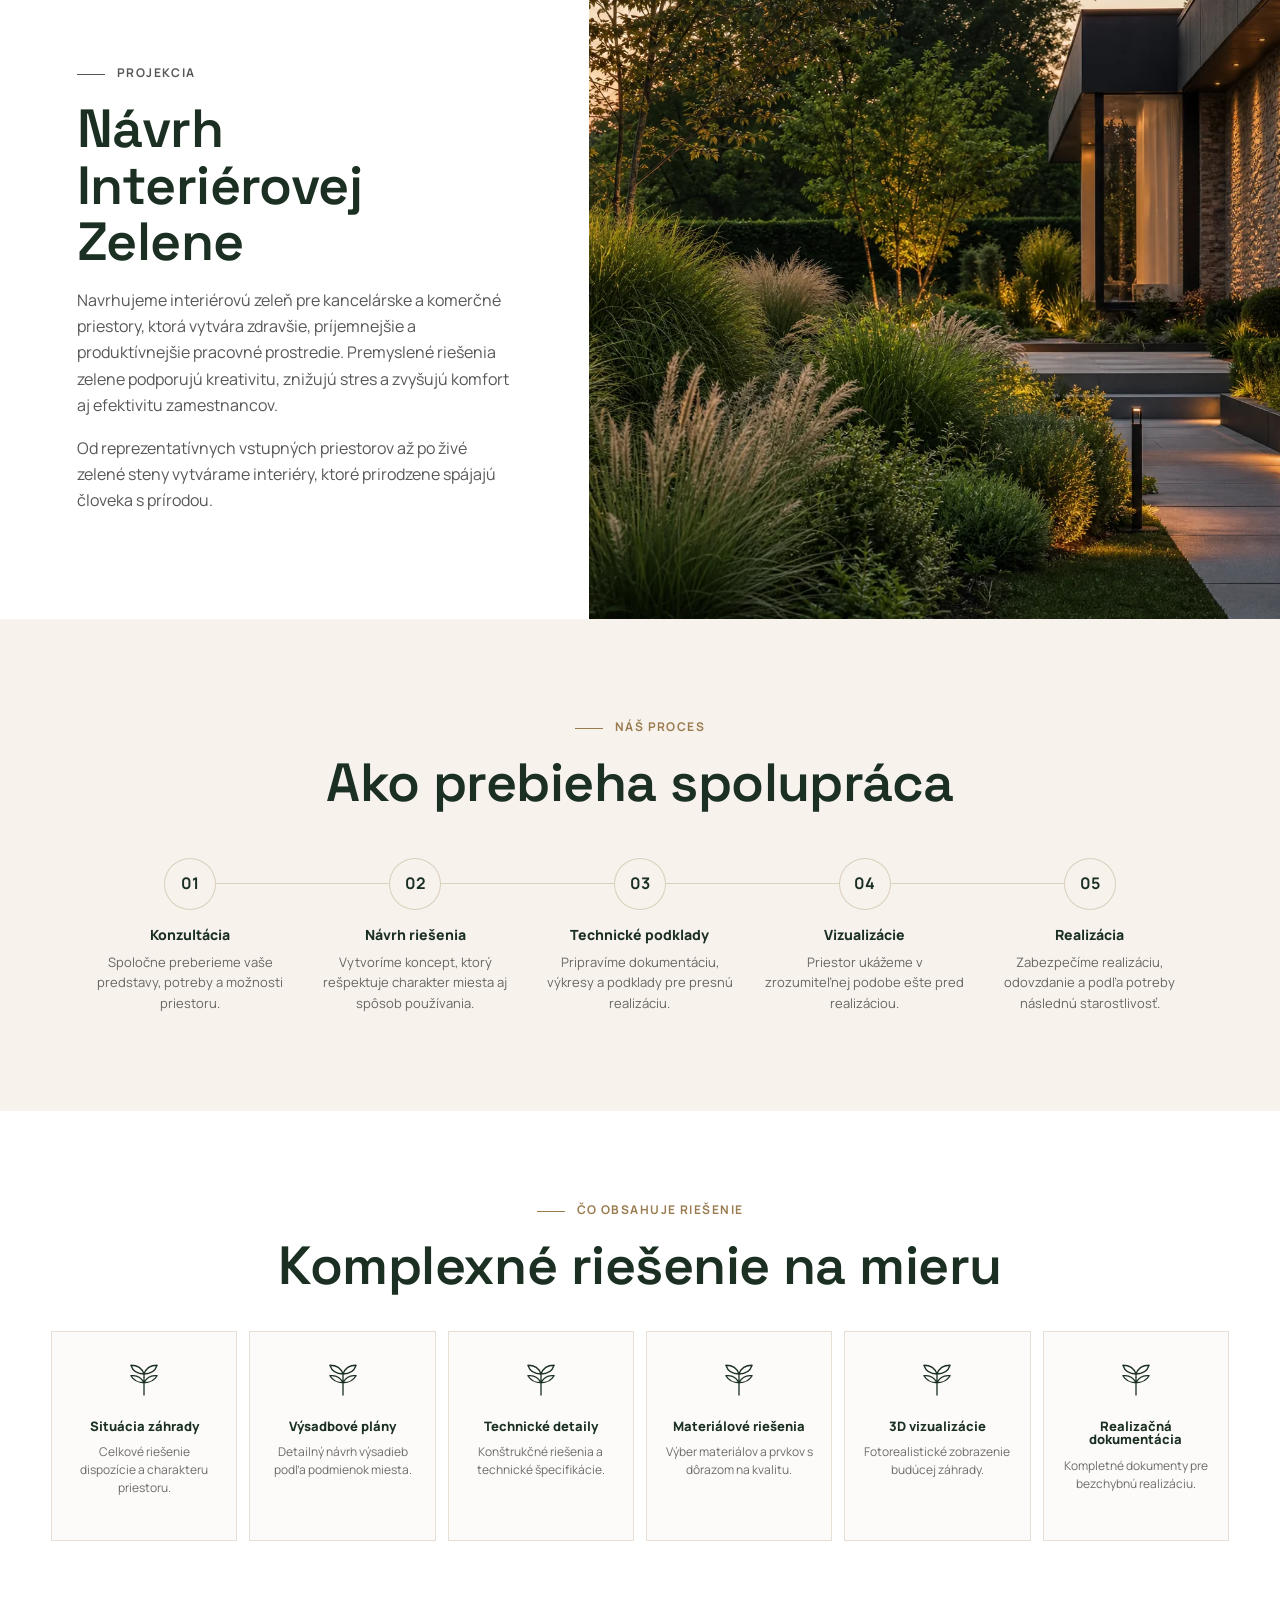
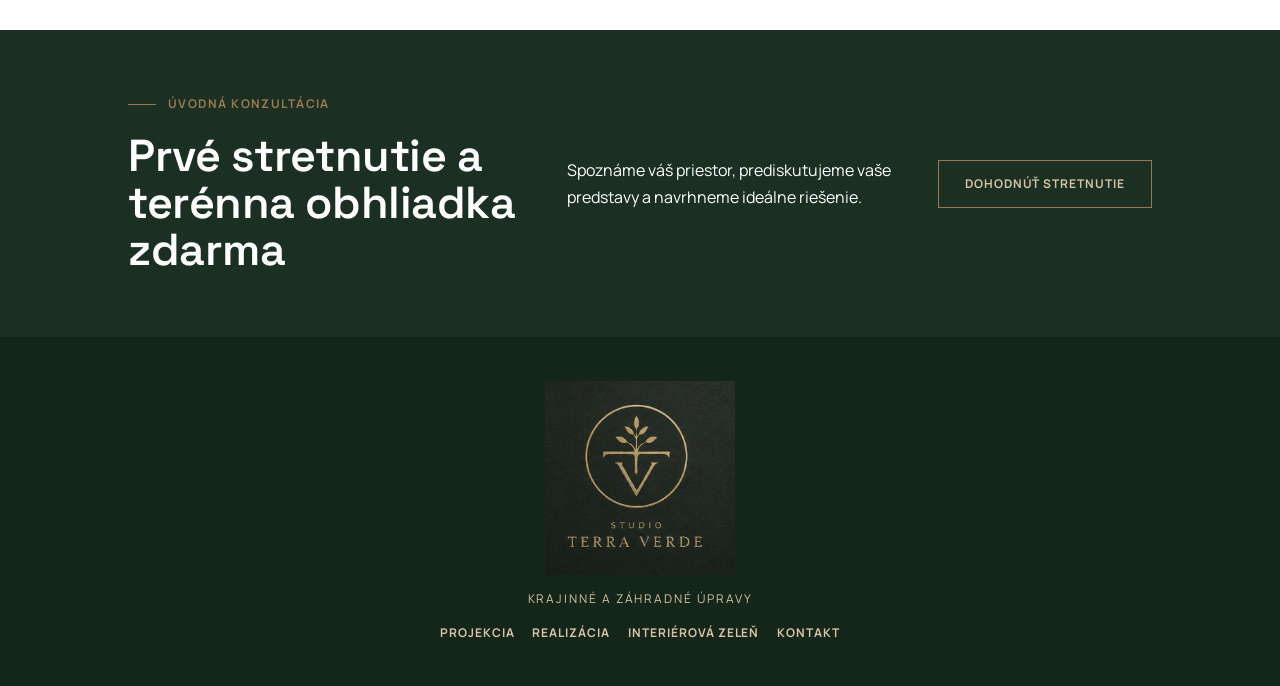
<file: projekcia.html>
<!doctype html>
<html lang="sk">
  <head>
    <meta charset="utf-8">
    <meta name="viewport" content="width=device-width, initial-scale=1">
    <title>Projekcia | Studio Terra Verde</title>
    <meta name="description" content="Studio Terra Verde - prémiové krajinné a záhradné úpravy, realizácia, údržba zelene a interiérová zeleň.">
    <link rel="preconnect" href="https://fonts.googleapis.com">
    <link rel="preconnect" href="https://fonts.gstatic.com" crossorigin>
    <link href="https://fonts.googleapis.com/css2?family=Manrope:wght@400;500;600;700&family=Space+Grotesk:wght@500;600;700&display=swap" rel="stylesheet">
    <link rel="stylesheet" href="styles.css">
  </head>
  <body>
    <header class="site-header">
      <a class="brand" href="index.html" aria-label="Studio Terra Verde">
        <img src="assets/images/logo-mark.webp" alt="">
        <span><small>Studio</small>Terra Verde</span>
      </a>
      <button class="menu-toggle" type="button" aria-label="Otvoriť menu" aria-expanded="false">
        <span></span>
        <span></span>
      </button>
      <nav class="main-nav" aria-label="Hlavná navigácia"><a href="index.html">Domov</a><a href="projekcia.html" aria-current="page">Projekcia</a><a href="realizacia-a-udrzba.html">Realizácia a údržba</a><a href="interierova-zelen.html">Interiérová zeleň</a><a href="velkoformatove-kvetinace.html">Veľkoformátové kvetináče</a><a href="referencie.html">Referencie</a><a href="kontakt.html">Kontakt</a></nav>
      <a class="header-cta" href="kontakt.html">Konzultácia zdarma</a>
    </header>

    <main>
      <section class="page-hero ">
        <div class="page-hero-copy">
          <p class="eyebrow">Projekcia</p>
          <h1>Projekcia</h1>
          <p>Navrhujeme jedinečné interiérové aj exteriérové zelené priestory, ktoré spájajú estetiku, funkčnosť a nadčasový dizajn. Každý projekt vytvárame na mieru s dôrazom na architektúru, charakter miesta a potreby klienta.</p>
          <div class="hero-actions">
            <a class="button primary" href="kontakt.html">Dohodnúť stretnutie</a>
            <a class="button text" href="referencie.html">Referencie</a>
          </div>
        </div>
        <div class="page-hero-image">
          <img src="assets/images/projekcia-design.webp" alt="Návrh záhrady s vizualizáciou a materiálmi">
        </div>
      </section>

      

      <div class="editorial-flow">
    <section class="layout-split">
          <div class="layout-media">
            <img src="assets/images/projekcia-design.webp" alt="Návrh záhrady s vizualizáciou a materiálmi">
          </div>
          <div class="layout-copy">
            <p class="eyebrow">Projekcia</p>
            <h2>Návrh Exteriérovej Zelene</h2>
            <p>Navrhujeme jedinečné interiérové aj exteriérové zelené priestory, ktoré spájajú estetiku, funkčnosť a nadčasový dizajn. Každý projekt vytvárame na mieru s dôrazom na architektúru, charakter miesta a potreby klienta.</p>
<p>Vypracujeme kompletnú projektovú dokumentáciu od úvodného návrhu až po realizačný projekt. Súčasťou každého projektu sú fotorealistické vizualizácie, technické výkresy, výsadbové plány, detaily realizácie a všetky podklady potrebné na precíznu implementáciu.</p>
          </div>
        </section><section class="layout-split reverse">
          <div class="layout-media">
            <img src="assets/images/hero-garden.webp" alt="Návrh záhrady s vizualizáciou a materiálmi">
          </div>
          <div class="layout-copy">
            <p class="eyebrow">Projekcia</p>
            <h2>Návrh Interiérovej Zelene</h2>
            <p>Navrhujeme interiérovú zeleň pre kancelárske a komerčné priestory, ktorá vytvára zdravšie, príjemnejšie a produktívnejšie pracovné prostredie. Premyslené riešenia zelene podporujú kreativitu, znižujú stres a zvyšujú komfort aj efektivitu zamestnancov.</p>
<p>Od reprezentatívnych vstupných priestorov až po živé zelené steny vytvárame interiéry, ktoré prirodzene spájajú človeka s prírodou.</p>
          </div>
        </section>
  </div>

      <section class="process-section">
    <p class="eyebrow">Náš proces</p>
    <h2>Ako prebieha spolupráca</h2>
    <div class="process-steps">
      <article>
            <span>01</span>
            <h3>Konzultácia</h3>
            <p>Spoločne preberieme vaše predstavy, potreby a možnosti priestoru.</p>
          </article><article>
            <span>02</span>
            <h3>Návrh riešenia</h3>
            <p>Vytvoríme koncept, ktorý rešpektuje charakter miesta aj spôsob používania.</p>
          </article><article>
            <span>03</span>
            <h3>Technické podklady</h3>
            <p>Pripravíme dokumentáciu, výkresy a podklady pre presnú realizáciu.</p>
          </article><article>
            <span>04</span>
            <h3>Vizualizácie</h3>
            <p>Priestor ukážeme v zrozumiteľnej podobe ešte pred realizáciou.</p>
          </article><article>
            <span>05</span>
            <h3>Realizácia</h3>
            <p>Zabezpečíme realizáciu, odovzdanie a podľa potreby následnú starostlivosť.</p>
          </article>
    </div>
  </section>

      <section class="solution-section">
    <p class="eyebrow">Čo obsahuje riešenie</p>
    <h2>Komplexné riešenie na mieru</h2>
    <div class="solution-grid">
      <article>
            <svg viewBox="0 0 48 48" aria-hidden="true"><path d="M24 40V16M24 16c-8 0-13-4-15-10 8 0 13 4 15 10Zm0 0c8 0 13-4 15-10-8 0-13 4-15 10Zm0 10c-7 0-12-3-15-8 7-1 12 2 15 8Zm0 0c7 0 12-3 15-8-7-1-12 2-15 8Z"/></svg>
            <h3>Situácia záhrady</h3>
            <p>Celkové riešenie dispozície a charakteru priestoru.</p>
          </article><article>
            <svg viewBox="0 0 48 48" aria-hidden="true"><path d="M24 40V16M24 16c-8 0-13-4-15-10 8 0 13 4 15 10Zm0 0c8 0 13-4 15-10-8 0-13 4-15 10Zm0 10c-7 0-12-3-15-8 7-1 12 2 15 8Zm0 0c7 0 12-3 15-8-7-1-12 2-15 8Z"/></svg>
            <h3>Výsadbové plány</h3>
            <p>Detailný návrh výsadieb podľa podmienok miesta.</p>
          </article><article>
            <svg viewBox="0 0 48 48" aria-hidden="true"><path d="M24 40V16M24 16c-8 0-13-4-15-10 8 0 13 4 15 10Zm0 0c8 0 13-4 15-10-8 0-13 4-15 10Zm0 10c-7 0-12-3-15-8 7-1 12 2 15 8Zm0 0c7 0 12-3 15-8-7-1-12 2-15 8Z"/></svg>
            <h3>Technické detaily</h3>
            <p>Konštrukčné riešenia a technické špecifikácie.</p>
          </article><article>
            <svg viewBox="0 0 48 48" aria-hidden="true"><path d="M24 40V16M24 16c-8 0-13-4-15-10 8 0 13 4 15 10Zm0 0c8 0 13-4 15-10-8 0-13 4-15 10Zm0 10c-7 0-12-3-15-8 7-1 12 2 15 8Zm0 0c7 0 12-3 15-8-7-1-12 2-15 8Z"/></svg>
            <h3>Materiálové riešenia</h3>
            <p>Výber materiálov a prvkov s dôrazom na kvalitu.</p>
          </article><article>
            <svg viewBox="0 0 48 48" aria-hidden="true"><path d="M24 40V16M24 16c-8 0-13-4-15-10 8 0 13 4 15 10Zm0 0c8 0 13-4 15-10-8 0-13 4-15 10Zm0 10c-7 0-12-3-15-8 7-1 12 2 15 8Zm0 0c7 0 12-3 15-8-7-1-12 2-15 8Z"/></svg>
            <h3>3D vizualizácie</h3>
            <p>Fotorealistické zobrazenie budúcej záhrady.</p>
          </article><article>
            <svg viewBox="0 0 48 48" aria-hidden="true"><path d="M24 40V16M24 16c-8 0-13-4-15-10 8 0 13 4 15 10Zm0 0c8 0 13-4 15-10-8 0-13 4-15 10Zm0 10c-7 0-12-3-15-8 7-1 12 2 15 8Zm0 0c7 0 12-3 15-8-7-1-12 2-15 8Z"/></svg>
            <h3>Realizačná dokumentácia</h3>
            <p>Kompletné dokumenty pre bezchybnú realizáciu.</p>
          </article>
    </div>
  </section>

      

      <section class="cta-band">
        <div>
          <p class="eyebrow">Úvodná konzultácia</p>
          <h2>Prvé stretnutie a terénna obhliadka zdarma</h2>
        </div>
        <p>Spoznáme váš priestor, prediskutujeme vaše predstavy a navrhneme ideálne riešenie.</p>
        <a class="button outline" href="kontakt.html">Dohodnúť stretnutie</a>
      </section>
    </main>

    <footer class="site-footer">
      <img src="sources/terra-verde-logo-dark.jpeg" alt="Studio Terra Verde">
      <p>Krajinné a záhradné úpravy</p>
      <nav aria-label="Navigácia v pätičke">
        <a href="projekcia.html">Projekcia</a>
        <a href="realizacia-a-udrzba.html">Realizácia</a>
        <a href="interierova-zelen.html">Interiérová zeleň</a>
        <a href="kontakt.html">Kontakt</a>
      </nav>
    </footer>

    <script src="script.js"></script>
  </body>
</html>
</file>
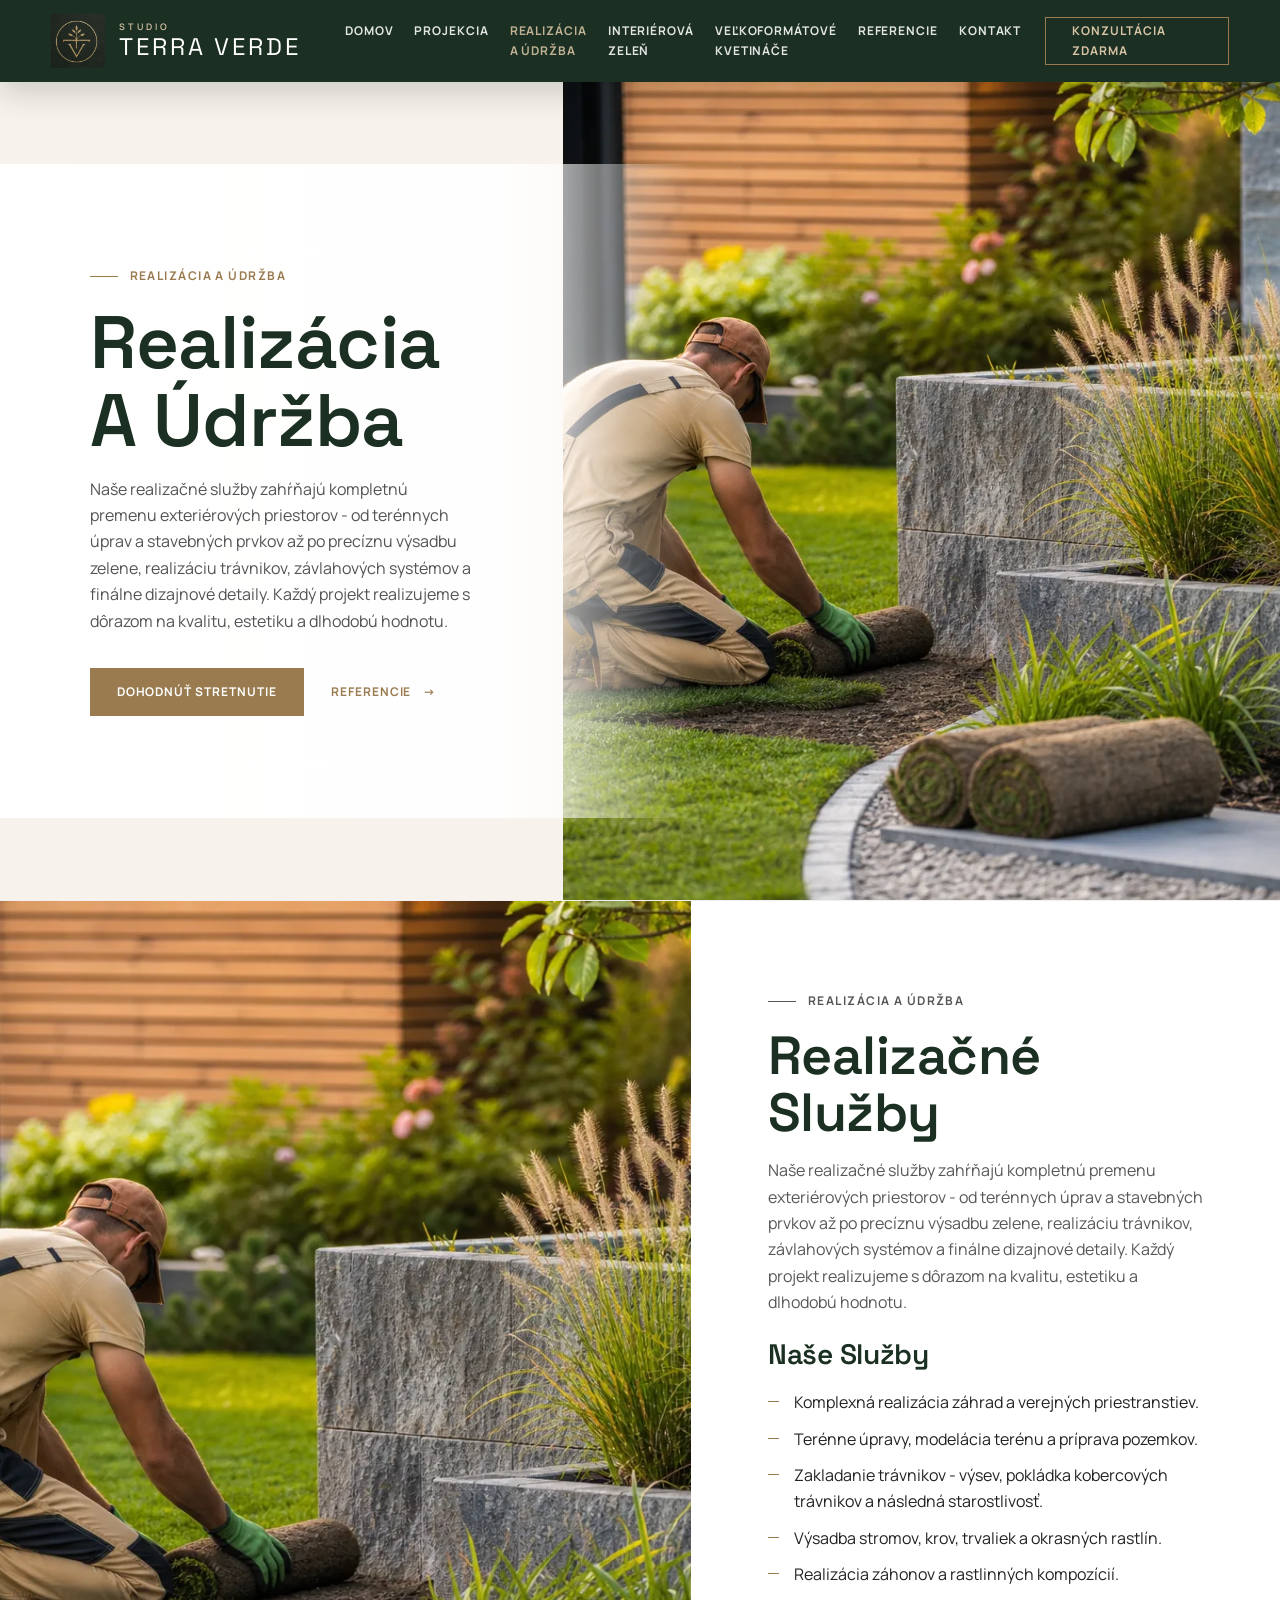
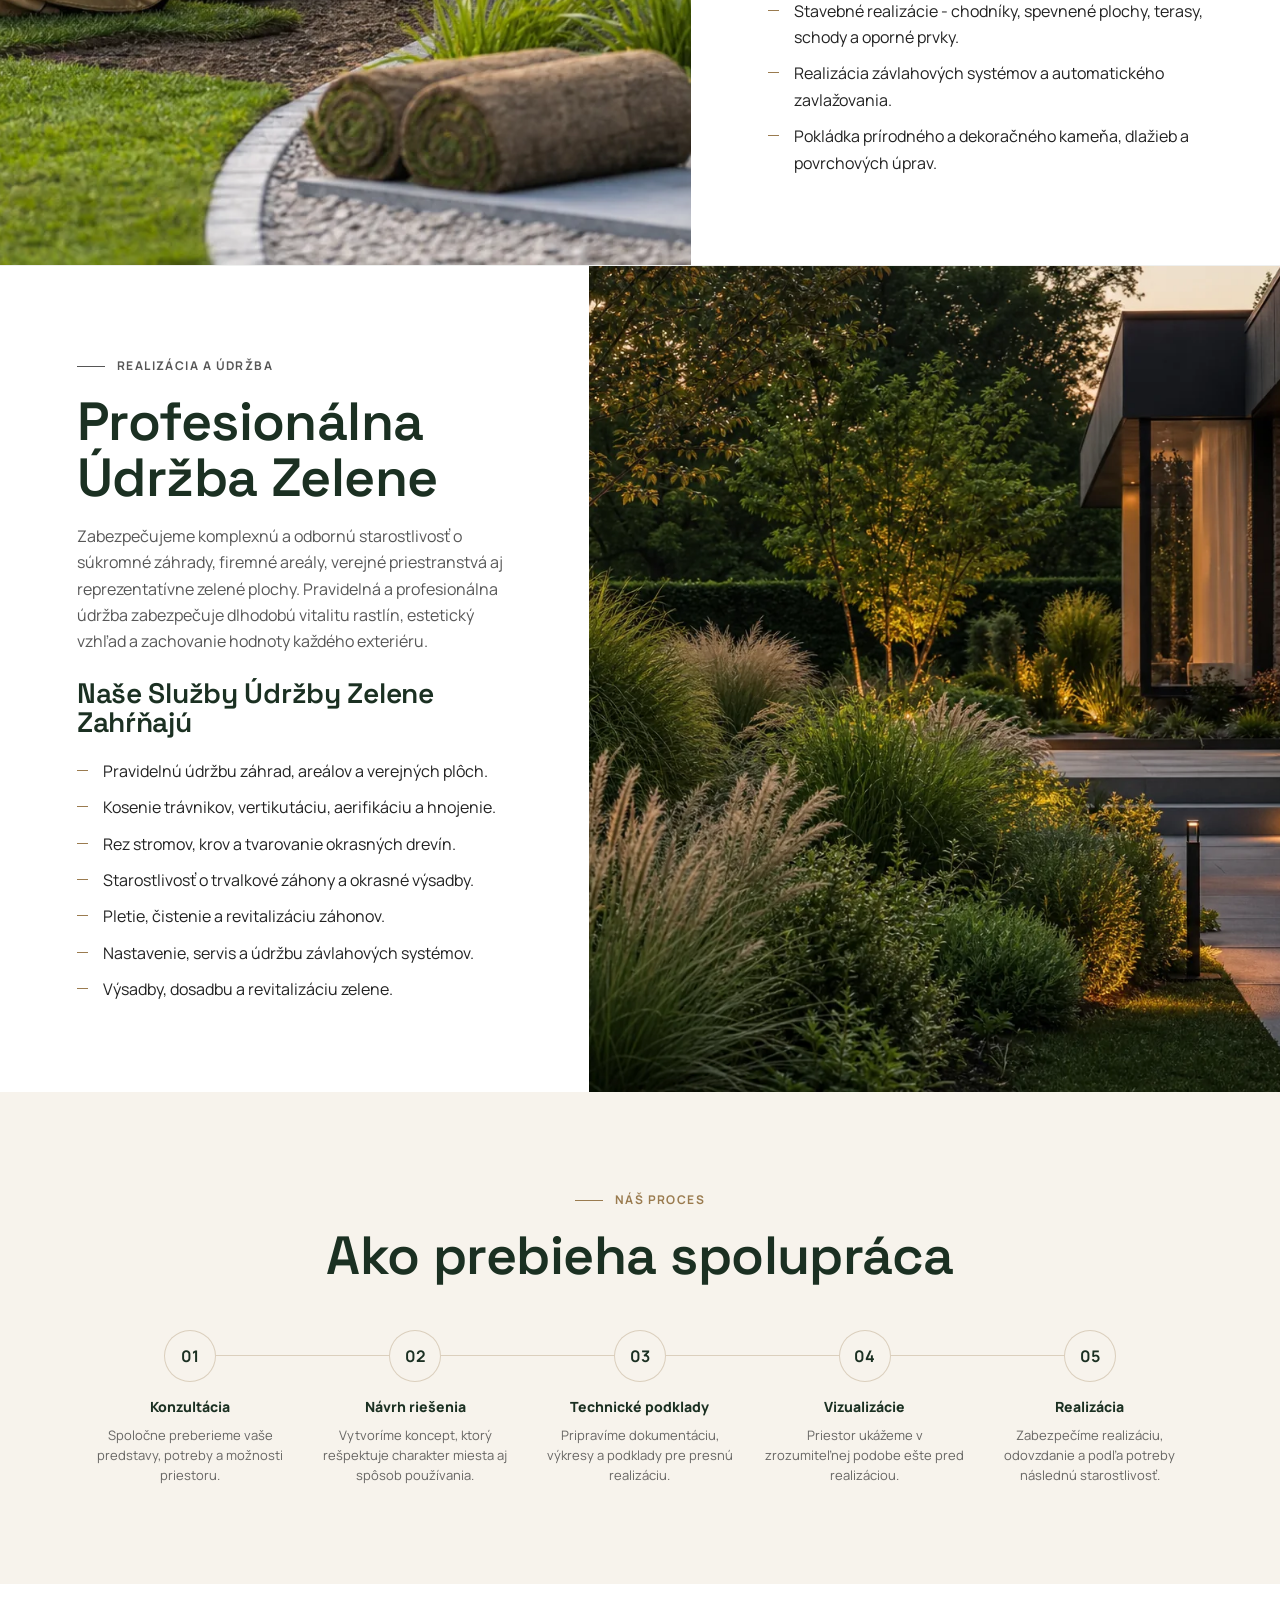
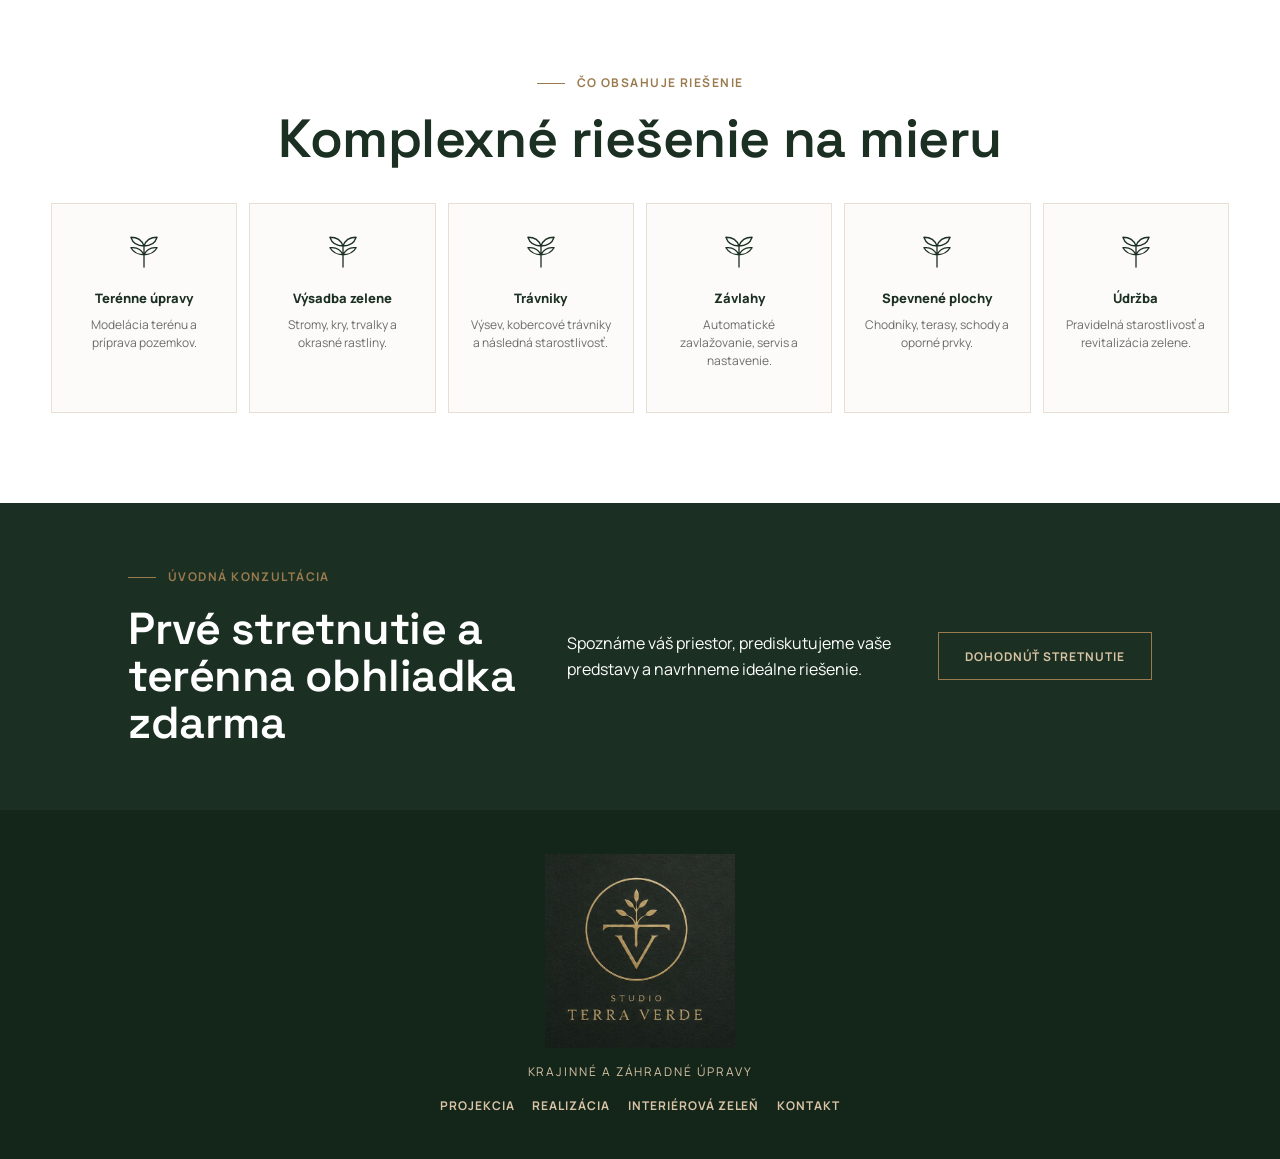
<file: realizacia-a-udrzba.html>
<!doctype html>
<html lang="sk">
  <head>
    <meta charset="utf-8">
    <meta name="viewport" content="width=device-width, initial-scale=1">
    <title>Realizácia a údržba | Studio Terra Verde</title>
    <meta name="description" content="Studio Terra Verde - prémiové krajinné a záhradné úpravy, realizácia, údržba zelene a interiérová zeleň.">
    <link rel="preconnect" href="https://fonts.googleapis.com">
    <link rel="preconnect" href="https://fonts.gstatic.com" crossorigin>
    <link href="https://fonts.googleapis.com/css2?family=Manrope:wght@400;500;600;700&family=Space+Grotesk:wght@500;600;700&display=swap" rel="stylesheet">
    <link rel="stylesheet" href="styles.css">
  </head>
  <body>
    <header class="site-header">
      <a class="brand" href="index.html" aria-label="Studio Terra Verde">
        <img src="assets/images/logo-mark.webp" alt="">
        <span><small>Studio</small>Terra Verde</span>
      </a>
      <button class="menu-toggle" type="button" aria-label="Otvoriť menu" aria-expanded="false">
        <span></span>
        <span></span>
      </button>
      <nav class="main-nav" aria-label="Hlavná navigácia"><a href="index.html">Domov</a><a href="projekcia.html">Projekcia</a><a href="realizacia-a-udrzba.html" aria-current="page">Realizácia a údržba</a><a href="interierova-zelen.html">Interiérová zeleň</a><a href="velkoformatove-kvetinace.html">Veľkoformátové kvetináče</a><a href="referencie.html">Referencie</a><a href="kontakt.html">Kontakt</a></nav>
      <a class="header-cta" href="kontakt.html">Konzultácia zdarma</a>
    </header>

    <main>
      <section class="page-hero ">
        <div class="page-hero-copy">
          <p class="eyebrow">Realizácia a údržba</p>
          <h1>Realizácia A Údržba</h1>
          <p>Naše realizačné služby zahŕňajú kompletnú premenu exteriérových priestorov - od terénnych úprav a stavebných prvkov až po precíznu výsadbu zelene, realizáciu trávnikov, závlahových systémov a finálne dizajnové detaily. Každý projekt realizujeme s dôrazom na kvalitu, estetiku a dlhodobú hodnotu.</p>
          <div class="hero-actions">
            <a class="button primary" href="kontakt.html">Dohodnúť stretnutie</a>
            <a class="button text" href="referencie.html">Referencie</a>
          </div>
        </div>
        <div class="page-hero-image">
          <img src="assets/images/realizacia.webp" alt="Realizácia záhrady a pokládka trávnika">
        </div>
      </section>

      

      <div class="editorial-flow">
    <section class="layout-split">
          <div class="layout-media">
            <img src="assets/images/realizacia.webp" alt="Realizácia záhrady a pokládka trávnika">
          </div>
          <div class="layout-copy">
            <p class="eyebrow">Realizácia a údržba</p>
            <h2>Realizačné Služby</h2>
            <p>Naše realizačné služby zahŕňajú kompletnú premenu exteriérových priestorov - od terénnych úprav a stavebných prvkov až po precíznu výsadbu zelene, realizáciu trávnikov, závlahových systémov a finálne dizajnové detaily. Každý projekt realizujeme s dôrazom na kvalitu, estetiku a dlhodobú hodnotu.</p>
<h3>Naše Služby</h3>
<ul class="check-list"><li>Komplexná realizácia záhrad a verejných priestranstiev.</li><li>Terénne úpravy, modelácia terénu a príprava pozemkov.</li><li>Zakladanie trávnikov - výsev, pokládka kobercových trávnikov a následná starostlivosť.</li><li>Výsadba stromov, krov, trvaliek a okrasných rastlín.</li><li>Realizácia záhonov a rastlinných kompozícií.</li><li>Stavebné realizácie - chodníky, spevnené plochy, terasy, schody a oporné prvky.</li><li>Realizácia závlahových systémov a automatického zavlažovania.</li><li>Pokládka prírodného a dekoračného kameňa, dlažieb a povrchových úprav.</li></ul>
          </div>
        </section><section class="layout-split reverse">
          <div class="layout-media">
            <img src="assets/images/hero-garden.webp" alt="Realizácia záhrady a pokládka trávnika">
          </div>
          <div class="layout-copy">
            <p class="eyebrow">Realizácia a údržba</p>
            <h2>Profesionálna Údržba Zelene</h2>
            <p>Zabezpečujeme komplexnú a odbornú starostlivosť o súkromné záhrady, firemné areály, verejné priestranstvá aj reprezentatívne zelené plochy. Pravidelná a profesionálna údržba zabezpečuje dlhodobú vitalitu rastlín, estetický vzhľad a zachovanie hodnoty každého exteriéru.</p>
<h3>Naše Služby Údržby Zelene Zahŕňajú</h3>
<ul class="check-list"><li>Pravidelnú údržbu záhrad, areálov a verejných plôch.</li><li>Kosenie trávnikov, vertikutáciu, aerifikáciu a hnojenie.</li><li>Rez stromov, krov a tvarovanie okrasných drevín.</li><li>Starostlivosť o trvalkové záhony a okrasné výsadby.</li><li>Pletie, čistenie a revitalizáciu záhonov.</li><li>Nastavenie, servis a údržbu závlahových systémov.</li><li>Výsadby, dosadbu a revitalizáciu zelene.</li></ul>
          </div>
        </section>
  </div>

      <section class="process-section">
    <p class="eyebrow">Náš proces</p>
    <h2>Ako prebieha spolupráca</h2>
    <div class="process-steps">
      <article>
            <span>01</span>
            <h3>Konzultácia</h3>
            <p>Spoločne preberieme vaše predstavy, potreby a možnosti priestoru.</p>
          </article><article>
            <span>02</span>
            <h3>Návrh riešenia</h3>
            <p>Vytvoríme koncept, ktorý rešpektuje charakter miesta aj spôsob používania.</p>
          </article><article>
            <span>03</span>
            <h3>Technické podklady</h3>
            <p>Pripravíme dokumentáciu, výkresy a podklady pre presnú realizáciu.</p>
          </article><article>
            <span>04</span>
            <h3>Vizualizácie</h3>
            <p>Priestor ukážeme v zrozumiteľnej podobe ešte pred realizáciou.</p>
          </article><article>
            <span>05</span>
            <h3>Realizácia</h3>
            <p>Zabezpečíme realizáciu, odovzdanie a podľa potreby následnú starostlivosť.</p>
          </article>
    </div>
  </section>

      <section class="solution-section">
    <p class="eyebrow">Čo obsahuje riešenie</p>
    <h2>Komplexné riešenie na mieru</h2>
    <div class="solution-grid">
      <article>
            <svg viewBox="0 0 48 48" aria-hidden="true"><path d="M24 40V16M24 16c-8 0-13-4-15-10 8 0 13 4 15 10Zm0 0c8 0 13-4 15-10-8 0-13 4-15 10Zm0 10c-7 0-12-3-15-8 7-1 12 2 15 8Zm0 0c7 0 12-3 15-8-7-1-12 2-15 8Z"/></svg>
            <h3>Terénne úpravy</h3>
            <p>Modelácia terénu a príprava pozemkov.</p>
          </article><article>
            <svg viewBox="0 0 48 48" aria-hidden="true"><path d="M24 40V16M24 16c-8 0-13-4-15-10 8 0 13 4 15 10Zm0 0c8 0 13-4 15-10-8 0-13 4-15 10Zm0 10c-7 0-12-3-15-8 7-1 12 2 15 8Zm0 0c7 0 12-3 15-8-7-1-12 2-15 8Z"/></svg>
            <h3>Výsadba zelene</h3>
            <p>Stromy, kry, trvalky a okrasné rastliny.</p>
          </article><article>
            <svg viewBox="0 0 48 48" aria-hidden="true"><path d="M24 40V16M24 16c-8 0-13-4-15-10 8 0 13 4 15 10Zm0 0c8 0 13-4 15-10-8 0-13 4-15 10Zm0 10c-7 0-12-3-15-8 7-1 12 2 15 8Zm0 0c7 0 12-3 15-8-7-1-12 2-15 8Z"/></svg>
            <h3>Trávniky</h3>
            <p>Výsev, kobercové trávniky a následná starostlivosť.</p>
          </article><article>
            <svg viewBox="0 0 48 48" aria-hidden="true"><path d="M24 40V16M24 16c-8 0-13-4-15-10 8 0 13 4 15 10Zm0 0c8 0 13-4 15-10-8 0-13 4-15 10Zm0 10c-7 0-12-3-15-8 7-1 12 2 15 8Zm0 0c7 0 12-3 15-8-7-1-12 2-15 8Z"/></svg>
            <h3>Závlahy</h3>
            <p>Automatické zavlažovanie, servis a nastavenie.</p>
          </article><article>
            <svg viewBox="0 0 48 48" aria-hidden="true"><path d="M24 40V16M24 16c-8 0-13-4-15-10 8 0 13 4 15 10Zm0 0c8 0 13-4 15-10-8 0-13 4-15 10Zm0 10c-7 0-12-3-15-8 7-1 12 2 15 8Zm0 0c7 0 12-3 15-8-7-1-12 2-15 8Z"/></svg>
            <h3>Spevnené plochy</h3>
            <p>Chodníky, terasy, schody a oporné prvky.</p>
          </article><article>
            <svg viewBox="0 0 48 48" aria-hidden="true"><path d="M24 40V16M24 16c-8 0-13-4-15-10 8 0 13 4 15 10Zm0 0c8 0 13-4 15-10-8 0-13 4-15 10Zm0 10c-7 0-12-3-15-8 7-1 12 2 15 8Zm0 0c7 0 12-3 15-8-7-1-12 2-15 8Z"/></svg>
            <h3>Údržba</h3>
            <p>Pravidelná starostlivosť a revitalizácia zelene.</p>
          </article>
    </div>
  </section>

      

      <section class="cta-band">
        <div>
          <p class="eyebrow">Úvodná konzultácia</p>
          <h2>Prvé stretnutie a terénna obhliadka zdarma</h2>
        </div>
        <p>Spoznáme váš priestor, prediskutujeme vaše predstavy a navrhneme ideálne riešenie.</p>
        <a class="button outline" href="kontakt.html">Dohodnúť stretnutie</a>
      </section>
    </main>

    <footer class="site-footer">
      <img src="sources/terra-verde-logo-dark.jpeg" alt="Studio Terra Verde">
      <p>Krajinné a záhradné úpravy</p>
      <nav aria-label="Navigácia v pätičke">
        <a href="projekcia.html">Projekcia</a>
        <a href="realizacia-a-udrzba.html">Realizácia</a>
        <a href="interierova-zelen.html">Interiérová zeleň</a>
        <a href="kontakt.html">Kontakt</a>
      </nav>
    </footer>

    <script src="script.js"></script>
  </body>
</html>
</file>
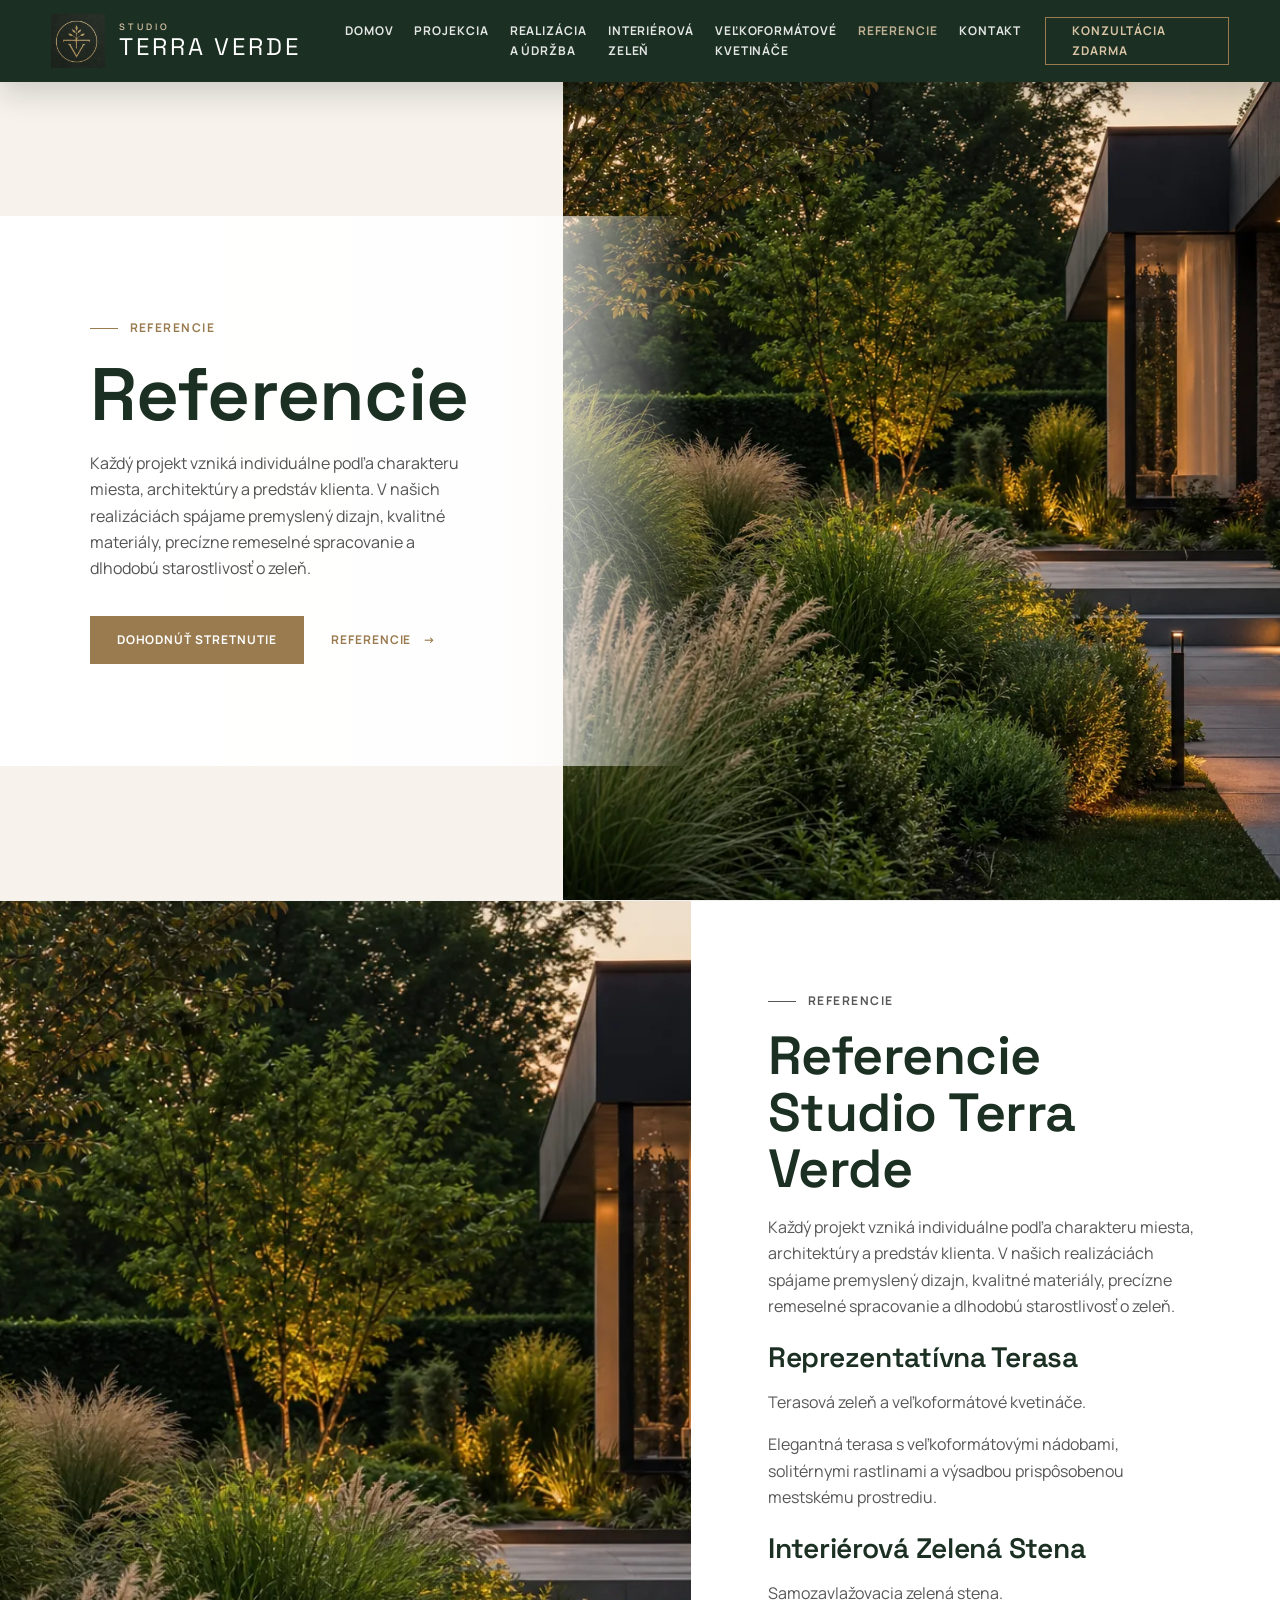
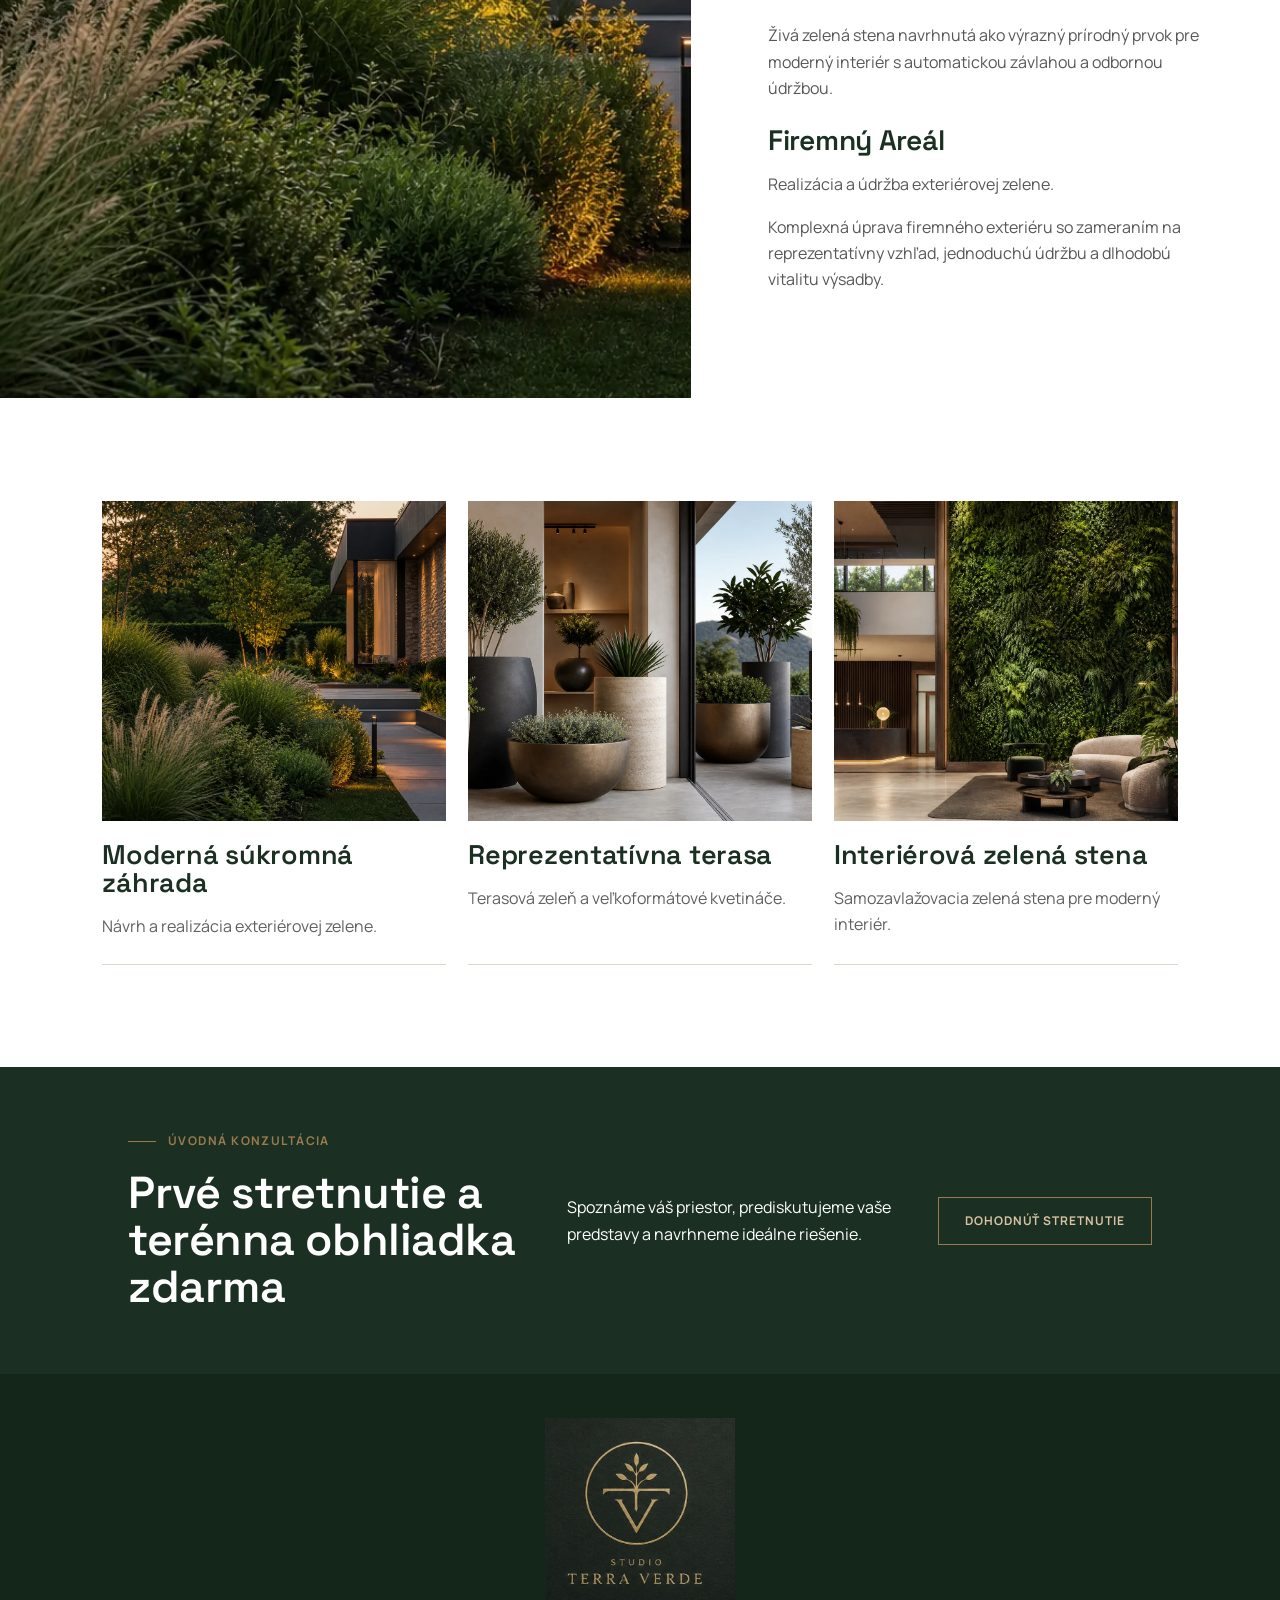
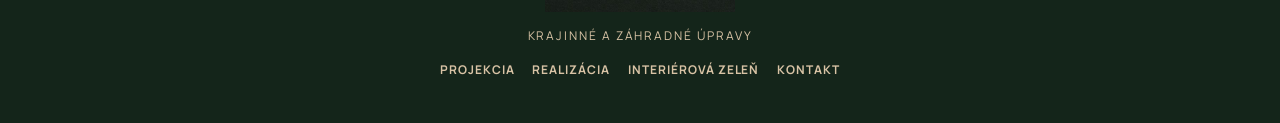
<file: referencie.html>
<!doctype html>
<html lang="sk">
  <head>
    <meta charset="utf-8">
    <meta name="viewport" content="width=device-width, initial-scale=1">
    <title>Referencie | Studio Terra Verde</title>
    <meta name="description" content="Studio Terra Verde - prémiové krajinné a záhradné úpravy, realizácia, údržba zelene a interiérová zeleň.">
    <link rel="preconnect" href="https://fonts.googleapis.com">
    <link rel="preconnect" href="https://fonts.gstatic.com" crossorigin>
    <link href="https://fonts.googleapis.com/css2?family=Manrope:wght@400;500;600;700&family=Space+Grotesk:wght@500;600;700&display=swap" rel="stylesheet">
    <link rel="stylesheet" href="styles.css">
  </head>
  <body>
    <header class="site-header">
      <a class="brand" href="index.html" aria-label="Studio Terra Verde">
        <img src="assets/images/logo-mark.webp" alt="">
        <span><small>Studio</small>Terra Verde</span>
      </a>
      <button class="menu-toggle" type="button" aria-label="Otvoriť menu" aria-expanded="false">
        <span></span>
        <span></span>
      </button>
      <nav class="main-nav" aria-label="Hlavná navigácia"><a href="index.html">Domov</a><a href="projekcia.html">Projekcia</a><a href="realizacia-a-udrzba.html">Realizácia a údržba</a><a href="interierova-zelen.html">Interiérová zeleň</a><a href="velkoformatove-kvetinace.html">Veľkoformátové kvetináče</a><a href="referencie.html" aria-current="page">Referencie</a><a href="kontakt.html">Kontakt</a></nav>
      <a class="header-cta" href="kontakt.html">Konzultácia zdarma</a>
    </header>

    <main>
      <section class="page-hero ">
        <div class="page-hero-copy">
          <p class="eyebrow">Referencie</p>
          <h1>Referencie</h1>
          <p>Každý projekt vzniká individuálne podľa charakteru miesta, architektúry a predstáv klienta. V našich realizáciách spájame premyslený dizajn, kvalitné materiály, precízne remeselné spracovanie a dlhodobú starostlivosť o zeleň.</p>
          <div class="hero-actions">
            <a class="button primary" href="kontakt.html">Dohodnúť stretnutie</a>
            <a class="button text" href="referencie.html">Referencie</a>
          </div>
        </div>
        <div class="page-hero-image">
          <img src="assets/images/hero-garden.webp" alt="Moderná súkromná záhrada">
        </div>
      </section>

      

      <div class="editorial-flow">
    <section class="layout-split">
          <div class="layout-media">
            <img src="assets/images/hero-garden.webp" alt="Moderná súkromná záhrada">
          </div>
          <div class="layout-copy">
            <p class="eyebrow">Referencie</p>
            <h2>Referencie Studio Terra Verde</h2>
            <p>Každý projekt vzniká individuálne podľa charakteru miesta, architektúry a predstáv klienta. V našich realizáciách spájame premyslený dizajn, kvalitné materiály, precízne remeselné spracovanie a dlhodobú starostlivosť o zeleň.</p>
<h3>Reprezentatívna Terasa</h3>
<p>Terasová zeleň a veľkoformátové kvetináče.</p>
<p>Elegantná terasa s veľkoformátovými nádobami, solitérnymi rastlinami a výsadbou prispôsobenou mestskému prostrediu.</p>
<h3>Interiérová Zelená Stena</h3>
<p>Samozavlažovacia zelená stena.</p>
<p>Živá zelená stena navrhnutá ako výrazný prírodný prvok pre moderný interiér s automatickou závlahou a odbornou údržbou.</p>
<h3>Firemný Areál</h3>
<p>Realizácia a údržba exteriérovej zelene.</p>
<p>Komplexná úprava firemného exteriéru so zameraním na reprezentatívny vzhľad, jednoduchú údržbu a dlhodobú vitalitu výsadby.</p>
          </div>
        </section>
  </div>

      

      

      <section class="references"><div class="reference-grid">
    <article>
      <img src="assets/images/hero-garden.webp" alt="Moderná súkromná záhrada">
      <h3>Moderná súkromná záhrada</h3>
      <p>Návrh a realizácia exteriérovej zelene.</p>
    </article>
    <article>
      <img src="assets/images/kvetinace.webp" alt="Reprezentatívna terasa">
      <h3>Reprezentatívna terasa</h3>
      <p>Terasová zeleň a veľkoformátové kvetináče.</p>
    </article>
    <article>
      <img src="assets/images/zelene-steny.webp" alt="Interiérová zelená stena">
      <h3>Interiérová zelená stena</h3>
      <p>Samozavlažovacia zelená stena pre moderný interiér.</p>
    </article>
  </div></section>

      <section class="cta-band">
        <div>
          <p class="eyebrow">Úvodná konzultácia</p>
          <h2>Prvé stretnutie a terénna obhliadka zdarma</h2>
        </div>
        <p>Spoznáme váš priestor, prediskutujeme vaše predstavy a navrhneme ideálne riešenie.</p>
        <a class="button outline" href="kontakt.html">Dohodnúť stretnutie</a>
      </section>
    </main>

    <footer class="site-footer">
      <img src="sources/terra-verde-logo-dark.jpeg" alt="Studio Terra Verde">
      <p>Krajinné a záhradné úpravy</p>
      <nav aria-label="Navigácia v pätičke">
        <a href="projekcia.html">Projekcia</a>
        <a href="realizacia-a-udrzba.html">Realizácia</a>
        <a href="interierova-zelen.html">Interiérová zeleň</a>
        <a href="kontakt.html">Kontakt</a>
      </nav>
    </footer>

    <script src="script.js"></script>
  </body>
</html>
</file>
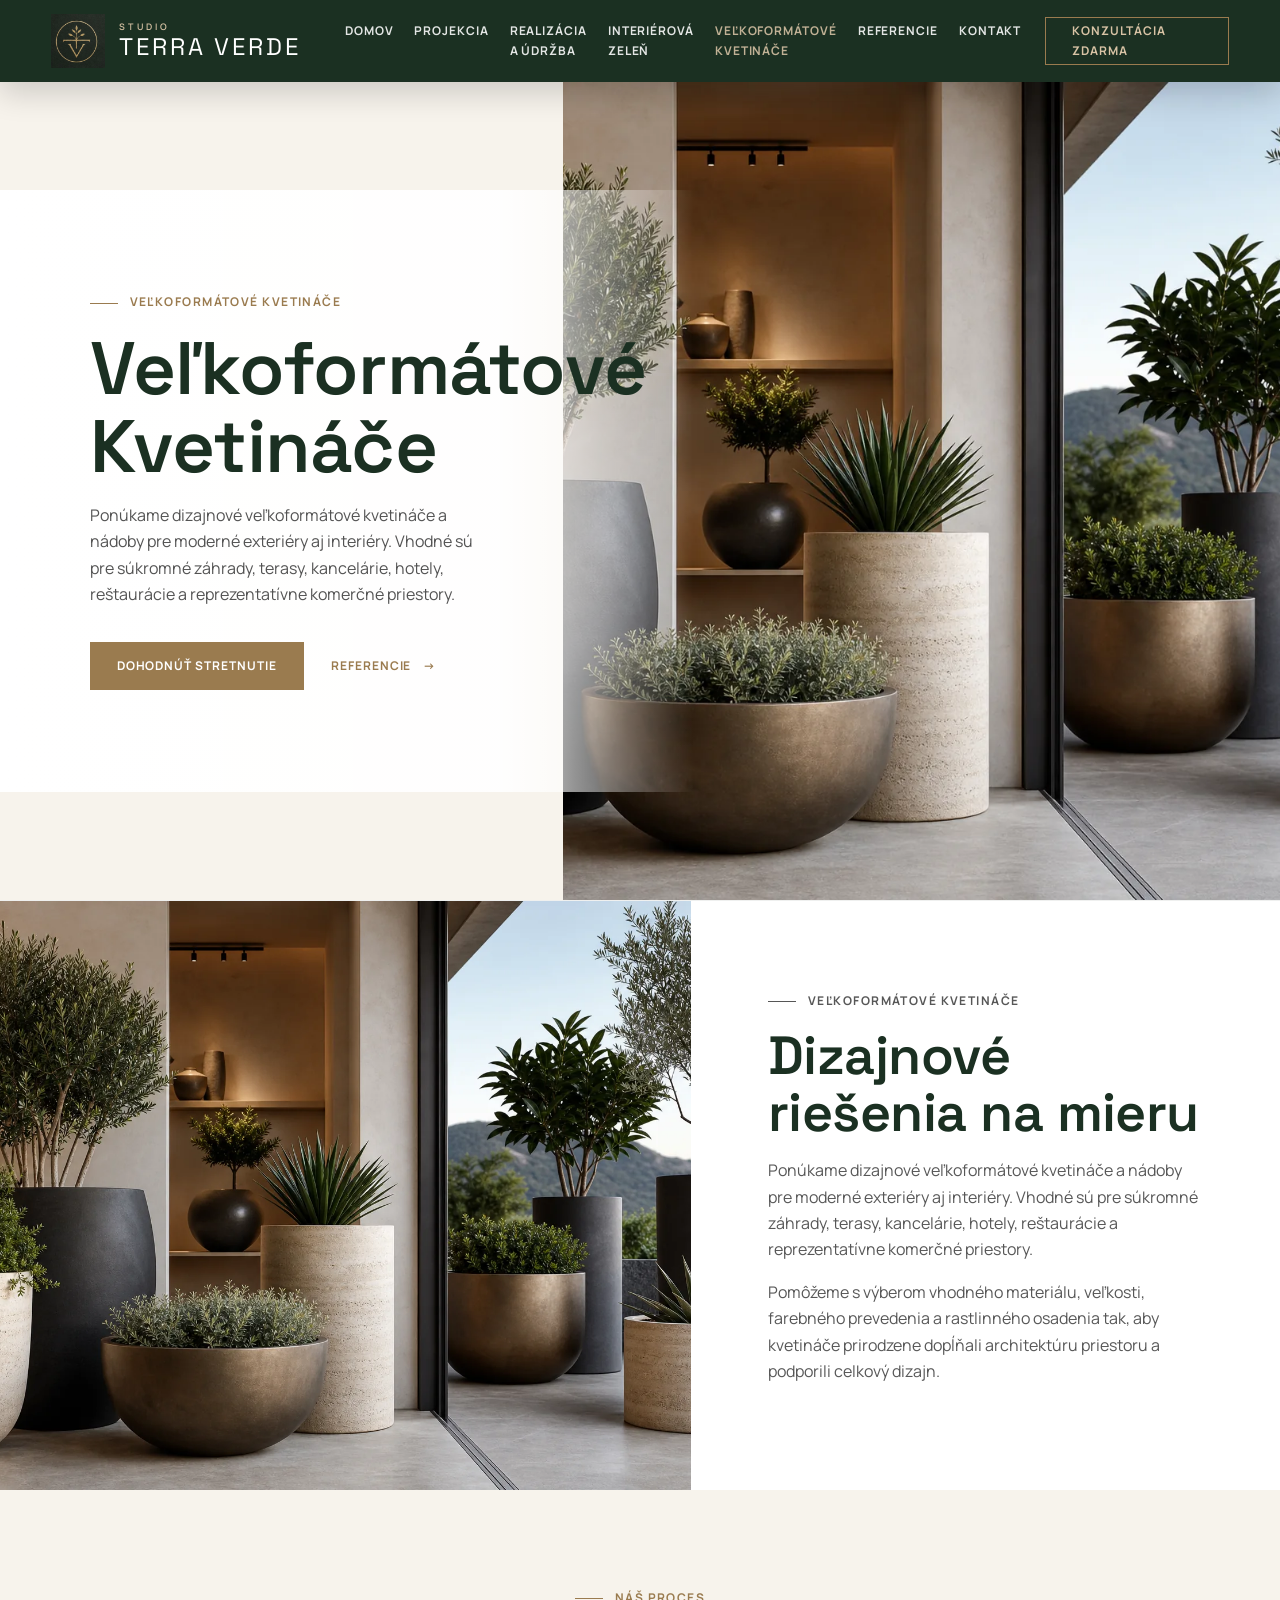
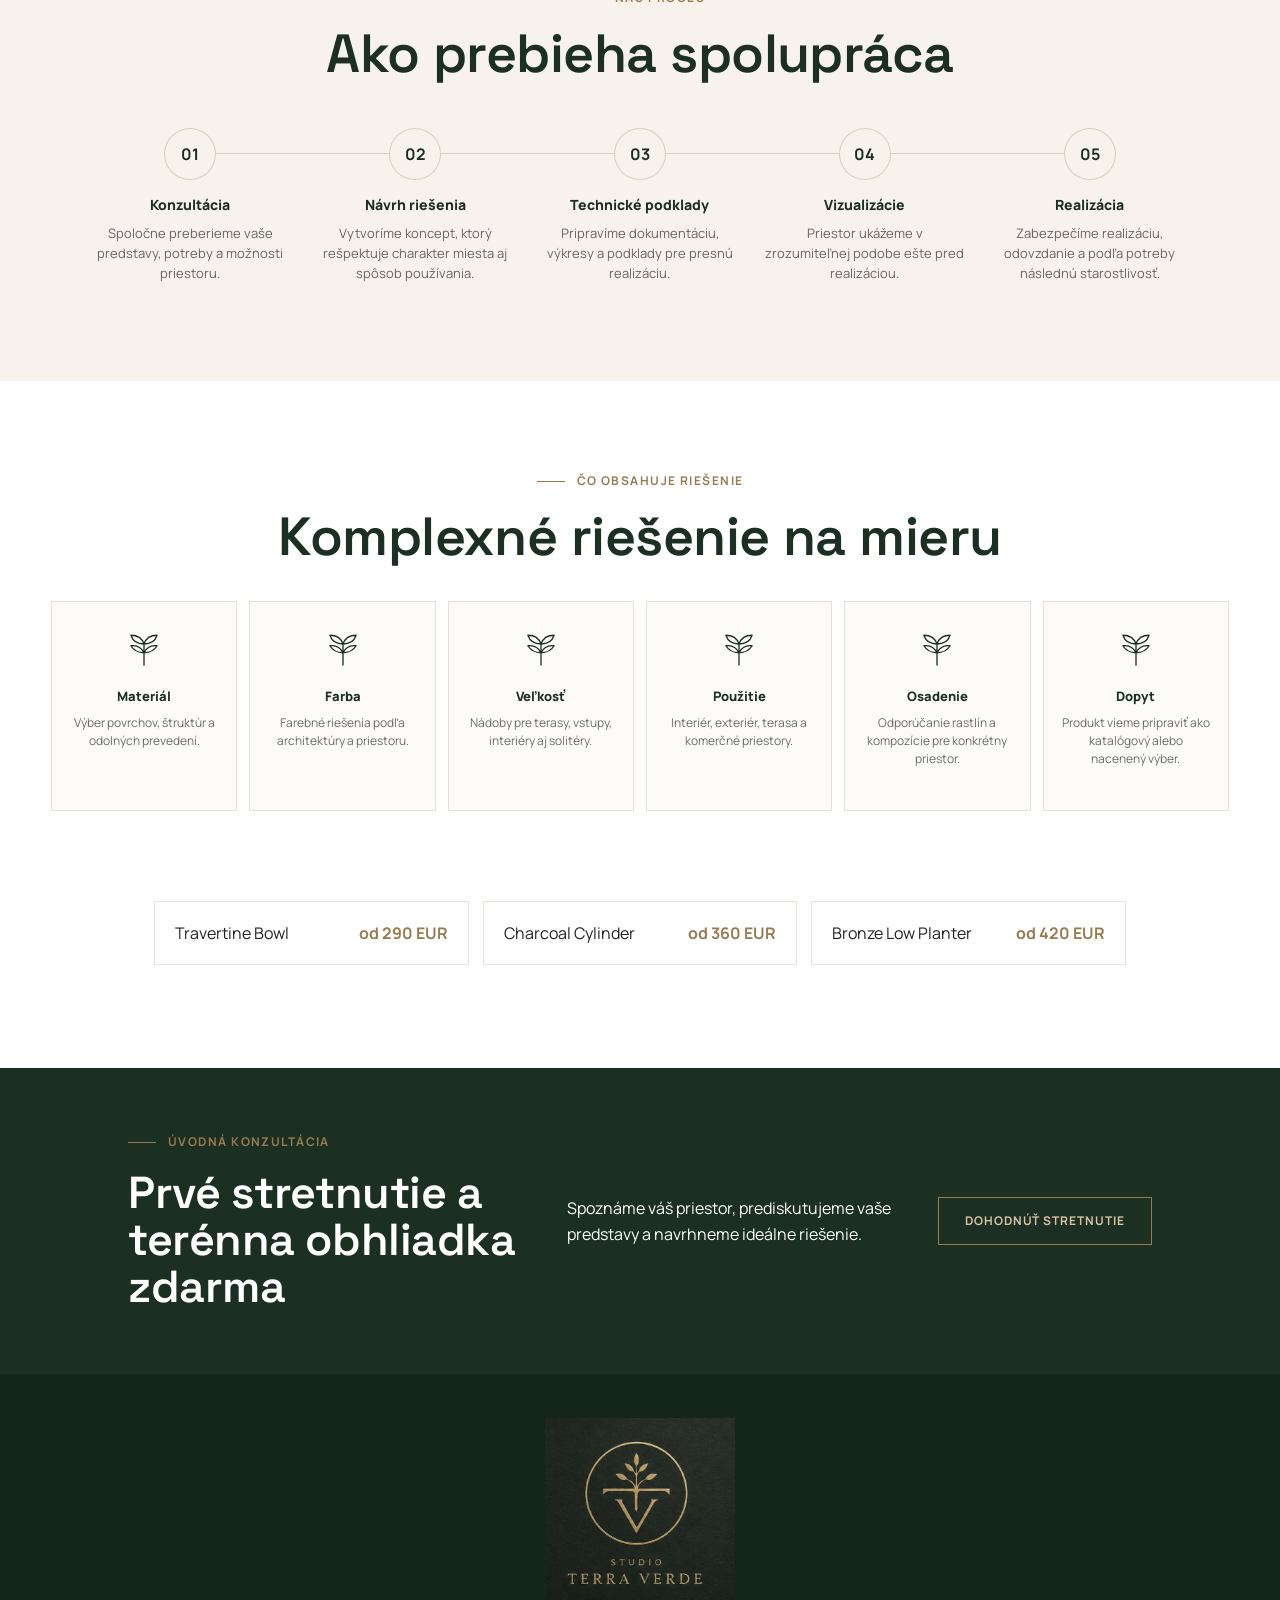
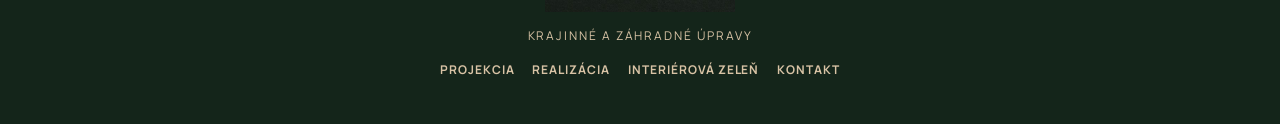
<file: velkoformatove-kvetinace.html>
<!doctype html>
<html lang="sk">
  <head>
    <meta charset="utf-8">
    <meta name="viewport" content="width=device-width, initial-scale=1">
    <title>Veľkoformátové kvetináče | Studio Terra Verde</title>
    <meta name="description" content="Studio Terra Verde - prémiové krajinné a záhradné úpravy, realizácia, údržba zelene a interiérová zeleň.">
    <link rel="preconnect" href="https://fonts.googleapis.com">
    <link rel="preconnect" href="https://fonts.gstatic.com" crossorigin>
    <link href="https://fonts.googleapis.com/css2?family=Manrope:wght@400;500;600;700&family=Space+Grotesk:wght@500;600;700&display=swap" rel="stylesheet">
    <link rel="stylesheet" href="styles.css">
  </head>
  <body>
    <header class="site-header">
      <a class="brand" href="index.html" aria-label="Studio Terra Verde">
        <img src="assets/images/logo-mark.webp" alt="">
        <span><small>Studio</small>Terra Verde</span>
      </a>
      <button class="menu-toggle" type="button" aria-label="Otvoriť menu" aria-expanded="false">
        <span></span>
        <span></span>
      </button>
      <nav class="main-nav" aria-label="Hlavná navigácia"><a href="index.html">Domov</a><a href="projekcia.html">Projekcia</a><a href="realizacia-a-udrzba.html">Realizácia a údržba</a><a href="interierova-zelen.html">Interiérová zeleň</a><a href="velkoformatove-kvetinace.html" aria-current="page">Veľkoformátové kvetináče</a><a href="referencie.html">Referencie</a><a href="kontakt.html">Kontakt</a></nav>
      <a class="header-cta" href="kontakt.html">Konzultácia zdarma</a>
    </header>

    <main>
      <section class="page-hero ">
        <div class="page-hero-copy">
          <p class="eyebrow">Veľkoformátové kvetináče</p>
          <h1>Veľkoformátové Kvetináče</h1>
          <p>Ponúkame dizajnové veľkoformátové kvetináče a nádoby pre moderné exteriéry aj interiéry. Vhodné sú pre súkromné záhrady, terasy, kancelárie, hotely, reštaurácie a reprezentatívne komerčné priestory.</p>
          <div class="hero-actions">
            <a class="button primary" href="kontakt.html">Dohodnúť stretnutie</a>
            <a class="button text" href="referencie.html">Referencie</a>
          </div>
        </div>
        <div class="page-hero-image">
          <img src="assets/images/kvetinace.webp" alt="Prémiové veľkoformátové kvetináče">
        </div>
      </section>

      

      <div class="editorial-flow">
    <section class="layout-split">
          <div class="layout-media">
            <img src="assets/images/kvetinace.webp" alt="Prémiové veľkoformátové kvetináče">
          </div>
          <div class="layout-copy">
            <p class="eyebrow">Veľkoformátové kvetináče</p>
            <h2>Dizajnové riešenia na mieru</h2>
            <p>Ponúkame dizajnové veľkoformátové kvetináče a nádoby pre moderné exteriéry aj interiéry. Vhodné sú pre súkromné záhrady, terasy, kancelárie, hotely, reštaurácie a reprezentatívne komerčné priestory.</p>
<p>Pomôžeme s výberom vhodného materiálu, veľkosti, farebného prevedenia a rastlinného osadenia tak, aby kvetináče prirodzene dopĺňali architektúru priestoru a podporili celkový dizajn.</p>
          </div>
        </section>
  </div>

      <section class="process-section">
    <p class="eyebrow">Náš proces</p>
    <h2>Ako prebieha spolupráca</h2>
    <div class="process-steps">
      <article>
            <span>01</span>
            <h3>Konzultácia</h3>
            <p>Spoločne preberieme vaše predstavy, potreby a možnosti priestoru.</p>
          </article><article>
            <span>02</span>
            <h3>Návrh riešenia</h3>
            <p>Vytvoríme koncept, ktorý rešpektuje charakter miesta aj spôsob používania.</p>
          </article><article>
            <span>03</span>
            <h3>Technické podklady</h3>
            <p>Pripravíme dokumentáciu, výkresy a podklady pre presnú realizáciu.</p>
          </article><article>
            <span>04</span>
            <h3>Vizualizácie</h3>
            <p>Priestor ukážeme v zrozumiteľnej podobe ešte pred realizáciou.</p>
          </article><article>
            <span>05</span>
            <h3>Realizácia</h3>
            <p>Zabezpečíme realizáciu, odovzdanie a podľa potreby následnú starostlivosť.</p>
          </article>
    </div>
  </section>

      <section class="solution-section">
    <p class="eyebrow">Čo obsahuje riešenie</p>
    <h2>Komplexné riešenie na mieru</h2>
    <div class="solution-grid">
      <article>
            <svg viewBox="0 0 48 48" aria-hidden="true"><path d="M24 40V16M24 16c-8 0-13-4-15-10 8 0 13 4 15 10Zm0 0c8 0 13-4 15-10-8 0-13 4-15 10Zm0 10c-7 0-12-3-15-8 7-1 12 2 15 8Zm0 0c7 0 12-3 15-8-7-1-12 2-15 8Z"/></svg>
            <h3>Materiál</h3>
            <p>Výber povrchov, štruktúr a odolných prevedení.</p>
          </article><article>
            <svg viewBox="0 0 48 48" aria-hidden="true"><path d="M24 40V16M24 16c-8 0-13-4-15-10 8 0 13 4 15 10Zm0 0c8 0 13-4 15-10-8 0-13 4-15 10Zm0 10c-7 0-12-3-15-8 7-1 12 2 15 8Zm0 0c7 0 12-3 15-8-7-1-12 2-15 8Z"/></svg>
            <h3>Farba</h3>
            <p>Farebné riešenia podľa architektúry a priestoru.</p>
          </article><article>
            <svg viewBox="0 0 48 48" aria-hidden="true"><path d="M24 40V16M24 16c-8 0-13-4-15-10 8 0 13 4 15 10Zm0 0c8 0 13-4 15-10-8 0-13 4-15 10Zm0 10c-7 0-12-3-15-8 7-1 12 2 15 8Zm0 0c7 0 12-3 15-8-7-1-12 2-15 8Z"/></svg>
            <h3>Veľkosť</h3>
            <p>Nádoby pre terasy, vstupy, interiéry aj solitéry.</p>
          </article><article>
            <svg viewBox="0 0 48 48" aria-hidden="true"><path d="M24 40V16M24 16c-8 0-13-4-15-10 8 0 13 4 15 10Zm0 0c8 0 13-4 15-10-8 0-13 4-15 10Zm0 10c-7 0-12-3-15-8 7-1 12 2 15 8Zm0 0c7 0 12-3 15-8-7-1-12 2-15 8Z"/></svg>
            <h3>Použitie</h3>
            <p>Interiér, exteriér, terasa a komerčné priestory.</p>
          </article><article>
            <svg viewBox="0 0 48 48" aria-hidden="true"><path d="M24 40V16M24 16c-8 0-13-4-15-10 8 0 13 4 15 10Zm0 0c8 0 13-4 15-10-8 0-13 4-15 10Zm0 10c-7 0-12-3-15-8 7-1 12 2 15 8Zm0 0c7 0 12-3 15-8-7-1-12 2-15 8Z"/></svg>
            <h3>Osadenie</h3>
            <p>Odporúčanie rastlín a kompozície pre konkrétny priestor.</p>
          </article><article>
            <svg viewBox="0 0 48 48" aria-hidden="true"><path d="M24 40V16M24 16c-8 0-13-4-15-10 8 0 13 4 15 10Zm0 0c8 0 13-4 15-10-8 0-13 4-15 10Zm0 10c-7 0-12-3-15-8 7-1 12 2 15 8Zm0 0c7 0 12-3 15-8-7-1-12 2-15 8Z"/></svg>
            <h3>Dopyt</h3>
            <p>Produkt vieme pripraviť ako katalógový alebo nacenený výber.</p>
          </article>
    </div>
  </section>

      <section class="catalog-items"><div class="product-grid" aria-label="Ukážka katalógu">
    <article><span>Travertine Bowl</span><strong>od 290 EUR</strong></article>
    <article><span>Charcoal Cylinder</span><strong>od 360 EUR</strong></article>
    <article><span>Bronze Low Planter</span><strong>od 420 EUR</strong></article>
  </div></section>

      <section class="cta-band">
        <div>
          <p class="eyebrow">Úvodná konzultácia</p>
          <h2>Prvé stretnutie a terénna obhliadka zdarma</h2>
        </div>
        <p>Spoznáme váš priestor, prediskutujeme vaše predstavy a navrhneme ideálne riešenie.</p>
        <a class="button outline" href="kontakt.html">Dohodnúť stretnutie</a>
      </section>
    </main>

    <footer class="site-footer">
      <img src="sources/terra-verde-logo-dark.jpeg" alt="Studio Terra Verde">
      <p>Krajinné a záhradné úpravy</p>
      <nav aria-label="Navigácia v pätičke">
        <a href="projekcia.html">Projekcia</a>
        <a href="realizacia-a-udrzba.html">Realizácia</a>
        <a href="interierova-zelen.html">Interiérová zeleň</a>
        <a href="kontakt.html">Kontakt</a>
      </nav>
    </footer>

    <script src="script.js"></script>
  </body>
</html>
</file>
<file: styles.css>
:root {
  --green: #1b3022;
  --sand: #d8c3a5;
  --white: #ffffff;
  --charcoal: #222222;
  --bronze: #9a7b4f;
  --soft: #f7f3ec;
  --line: rgba(154, 123, 79, 0.3);
  --display: "Space Grotesk", "Manrope", Arial, sans-serif;
  --sans: "Manrope", Arial, sans-serif;
}

* {
  box-sizing: border-box;
}

html {
  scroll-behavior: smooth;
}

body {
  margin: 0;
  background: var(--white);
  color: var(--charcoal);
  font-family: var(--sans);
  line-height: 1.65;
  overflow-x: hidden;
}

img {
  display: block;
  max-width: 100%;
}

a {
  color: inherit;
  text-decoration: none;
}

.site-header {
  position: sticky;
  top: 0;
  z-index: 20;
  display: grid;
  grid-template-columns: 270px 1fr auto;
  align-items: center;
  gap: 24px;
  min-height: 82px;
  padding: 10px clamp(18px, 4vw, 56px);
  background: var(--green);
  color: var(--white);
  box-shadow: 0 12px 30px rgba(0, 0, 0, 0.16);
}

.brand img {
  width: 54px;
  height: 54px;
  object-fit: contain;
}

.brand {
  display: inline-flex;
  align-items: center;
  gap: 14px;
}

.brand span {
  display: grid;
  color: var(--white);
  font-family: var(--display);
  font-size: 24px;
  line-height: 0.95;
  letter-spacing: 0.11em;
  text-transform: uppercase;
}

.brand small {
  margin-bottom: 4px;
  color: var(--sand);
  font-family: var(--sans);
  font-size: 9px;
  font-weight: 600;
  letter-spacing: 0.36em;
}

.main-nav {
  display: flex;
  justify-content: center;
  gap: clamp(14px, 1.6vw, 28px);
  font-size: 12px;
  font-weight: 700;
  letter-spacing: 0.08em;
  text-transform: uppercase;
}

.main-nav a {
  opacity: 0.88;
}

.main-nav a:hover {
  color: var(--sand);
}

.main-nav a[aria-current="page"] {
  color: var(--sand);
}

.header-cta,
.button {
  display: inline-flex;
  align-items: center;
  justify-content: center;
  min-height: 48px;
  padding: 0 26px;
  border: 1px solid var(--bronze);
  font-size: 12px;
  font-weight: 700;
  letter-spacing: 0.08em;
  text-transform: uppercase;
  transition: background 180ms ease, color 180ms ease, transform 180ms ease;
}

.header-cta {
  color: var(--sand);
}

.header-cta:hover,
.button.outline:hover {
  background: var(--bronze);
  color: var(--white);
}

.menu-toggle {
  display: none;
}

.hero {
  position: relative;
  display: grid;
  grid-template-columns: minmax(360px, 0.9fr) minmax(0, 1.35fr);
  min-height: calc(100vh - 94px);
  overflow: hidden;
  background: var(--soft);
}

.page-hero {
  display: grid;
  grid-template-columns: minmax(360px, 0.88fr) minmax(0, 1.12fr);
  min-height: calc(100vh - 82px);
  overflow: hidden;
  background: var(--soft);
}

.page-hero-copy {
  position: relative;
  z-index: 1;
  align-self: center;
  padding: clamp(54px, 8vw, 118px) clamp(24px, 7vw, 96px);
}

.page-hero-copy::after {
  content: "";
  position: absolute;
  inset: 0 -130px 0 0;
  z-index: -1;
  background: linear-gradient(90deg, #fff 0%, rgba(255, 255, 255, 0.94) 72%, rgba(255, 255, 255, 0) 100%);
}

.page-hero-copy h1 {
  max-width: 680px;
}

.page-hero-copy p:not(.eyebrow) {
  max-width: 660px;
  color: rgba(34, 34, 34, 0.78);
}

.page-hero-image {
  min-height: 560px;
}

.page-hero-image img {
  width: 100%;
  height: 100%;
  object-fit: cover;
}

.hero-copy {
  position: relative;
  z-index: 2;
  align-self: center;
  max-width: 660px;
  padding: clamp(42px, 7vw, 110px) clamp(24px, 7vw, 96px);
}

.hero-copy::after {
  content: "";
  position: absolute;
  inset: 0 -170px 0 0;
  z-index: -1;
  background: linear-gradient(90deg, #fff 0%, rgba(255, 255, 255, 0.94) 72%, rgba(255, 255, 255, 0) 100%);
}

.eyebrow {
  margin: 0 0 18px;
  color: var(--bronze);
  font-size: 12px;
  font-weight: 700;
  letter-spacing: 0.12em;
  text-transform: uppercase;
}

.eyebrow::before {
  content: "";
  display: inline-block;
  width: 28px;
  height: 1px;
  margin-right: 12px;
  vertical-align: middle;
  background: currentColor;
}

h1,
h2,
h3 {
  margin: 0;
  font-family: var(--display);
  font-weight: 600;
  line-height: 1.05;
  letter-spacing: -0.01em;
}

h1 {
  max-width: 650px;
  color: var(--green);
  font-size: clamp(50px, 5.8vw, 88px);
}

h2 {
  color: var(--green);
  font-size: clamp(40px, 4.2vw, 66px);
}

h3 {
  font-size: 27px;
}

.hero-copy p:not(.eyebrow),
.section-copy p,
.catalog-intro p,
.section-heading p,
.contact-copy p {
  max-width: 690px;
  font-size: 16px;
}

.hero-actions {
  display: flex;
  flex-wrap: wrap;
  gap: 18px;
  margin-top: 34px;
}

.button.primary {
  background: var(--bronze);
  color: var(--white);
}

.button.primary:hover {
  transform: translateY(-2px);
  background: #84673f;
}

.button.text {
  border-color: transparent;
  color: var(--bronze);
  padding-inline: 8px;
}

.button.text::after {
  content: "→";
  margin-left: 12px;
}

.hero-image {
  min-height: 560px;
}

.hero-image img,
.split > img,
.catalog > img,
.reference-grid img {
  width: 100%;
  height: 100%;
  object-fit: cover;
}

.services {
  display: grid;
  grid-template-columns: repeat(5, 1fr);
  padding: 34px clamp(18px, 4vw, 64px);
  background: var(--white);
  border-bottom: 1px solid rgba(27, 48, 34, 0.08);
}

.services-pages {
  grid-template-columns: repeat(6, 1fr);
}

.services article {
  min-height: 215px;
  padding: 22px clamp(14px, 2vw, 30px);
  text-align: center;
  border-right: 1px solid var(--line);
}

.services article:last-child {
  border-right: 0;
}

.services svg {
  width: 46px;
  height: 46px;
  margin: 0 auto 18px;
  fill: none;
  stroke: var(--bronze);
  stroke-linecap: round;
  stroke-linejoin: round;
  stroke-width: 1.6;
}

.services h3 {
  color: var(--charcoal);
  font-family: var(--sans);
  font-size: 14px;
  font-weight: 700;
  letter-spacing: 0.1em;
  text-transform: uppercase;
}

.services p {
  margin: 12px auto;
  max-width: 220px;
  font-size: 14px;
  line-height: 1.45;
}

.services a {
  color: var(--bronze);
  font-size: 12px;
  font-weight: 700;
  letter-spacing: 0.08em;
  text-transform: uppercase;
}

.services a::after {
  content: " →";
}

@media (min-width: 1101px) {
  .home-hero {
    height: calc(100vh - 82px - 196px);
    min-height: 0;
    overflow: hidden;
  }

  .home-hero .page-hero-copy {
    padding-top: clamp(24px, 4vh, 54px);
    padding-bottom: clamp(24px, 4vh, 54px);
  }

  .home-hero .hero-actions {
    margin-top: 24px;
  }

  .home-hero .page-hero-image {
    min-height: 0;
  }

  .home-hero + .services-pages {
    height: 196px;
    min-height: 0;
    padding-top: 14px;
    padding-bottom: 14px;
  }

  .home-hero + .services-pages article {
    min-height: 0;
    padding-top: 8px;
    padding-bottom: 8px;
  }

  .home-hero + .services-pages svg {
    width: 34px;
    height: 34px;
    margin-bottom: 10px;
  }

  .home-hero + .services-pages h3 {
    font-size: 12px;
  }

  .home-hero + .services-pages p {
    margin-top: 8px;
    margin-bottom: 8px;
    font-size: 13px;
  }
}

.cta-band {
  display: grid;
  grid-template-columns: 1.2fr 1fr auto;
  gap: 34px;
  align-items: center;
  padding: clamp(38px, 5vw, 70px) clamp(24px, 10vw, 150px);
  background: var(--green);
  color: var(--white);
}

.cta-band h2 {
  color: var(--white);
  font-size: clamp(34px, 3.5vw, 54px);
}

.cta-band p:not(.eyebrow) {
  margin: 0;
  max-width: 520px;
}

.button.outline {
  color: var(--sand);
}

.split {
  display: grid;
  grid-template-columns: minmax(0, 1fr) minmax(0, 1fr);
  gap: clamp(34px, 5vw, 78px);
  align-items: center;
  padding: clamp(56px, 8vw, 118px) clamp(24px, 8vw, 118px);
}

.split.reverse .section-copy {
  order: 2;
}

.split > img {
  min-height: 430px;
  aspect-ratio: 1.18;
}

.section-copy p {
  color: rgba(34, 34, 34, 0.78);
}

.check-list {
  display: grid;
  gap: 10px;
  padding: 0;
  margin: 28px 0 0;
  list-style: none;
}

.editorial-flow {
  background: var(--white);
}

.layout-split {
  display: grid;
  grid-template-columns: minmax(0, 1.08fr) minmax(380px, 0.92fr);
  min-height: 520px;
  border-top: 1px solid rgba(27, 48, 34, 0.07);
}

.layout-split.reverse {
  grid-template-columns: minmax(380px, 0.92fr) minmax(0, 1.08fr);
}

.layout-split.reverse .layout-media {
  order: 2;
}

.layout-media {
  min-height: 520px;
  background: var(--soft);
}

.layout-media img {
  width: 100%;
  height: 100%;
  object-fit: cover;
}

.layout-copy {
  align-self: center;
  min-width: 0;
  padding: clamp(54px, 7vw, 104px) clamp(28px, 6vw, 92px);
}

.layout-copy h2 {
  max-width: 620px;
}

.layout-copy h3 {
  margin-top: 24px;
  margin-bottom: 4px;
  color: var(--green);
  font-size: clamp(24px, 2.2vw, 36px);
}

.layout-copy p {
  max-width: 620px;
  color: rgba(34, 34, 34, 0.76);
}

.layout-copy .check-list {
  margin-top: 20px;
  max-width: 680px;
}

.process-section {
  padding: clamp(58px, 8vw, 98px) clamp(24px, 7vw, 108px);
  background: var(--soft);
  text-align: center;
}

.process-section > h2 {
  margin-inline: auto;
}

.process-steps {
  position: relative;
  display: grid;
  grid-template-columns: repeat(5, minmax(0, 1fr));
  gap: 24px;
  margin-top: 46px;
}

.process-steps::before {
  content: "";
  position: absolute;
  top: 25px;
  left: 8%;
  right: 8%;
  height: 1px;
  background: var(--line);
}

.process-steps article {
  position: relative;
  z-index: 1;
  display: grid;
  justify-items: center;
  gap: 10px;
}

.process-steps span {
  display: grid;
  place-items: center;
  width: 52px;
  height: 52px;
  border: 1px solid var(--line);
  border-radius: 50%;
  background: var(--soft);
  color: var(--green);
  font-weight: 700;
}

.process-steps h3 {
  margin-top: 8px;
  color: var(--green);
  font-family: var(--sans);
  font-size: 14px;
  font-weight: 800;
  letter-spacing: 0;
}

.process-steps p {
  max-width: 220px;
  margin: 0;
  color: rgba(34, 34, 34, 0.68);
  font-size: 13px;
  line-height: 1.55;
}

.solution-section {
  padding: clamp(58px, 7vw, 96px) clamp(24px, 4vw, 72px);
  background: var(--white);
  text-align: center;
}

.solution-grid {
  display: grid;
  grid-template-columns: repeat(6, minmax(0, 1fr));
  gap: 12px;
  margin-top: 36px;
}

.solution-grid article {
  display: grid;
  align-content: start;
  justify-items: center;
  min-height: 210px;
  padding: 28px 18px;
  border: 1px solid rgba(154, 123, 79, 0.22);
  background: rgba(247, 243, 236, 0.34);
}

.solution-grid svg {
  width: 42px;
  height: 42px;
  margin-bottom: 18px;
  fill: none;
  stroke: var(--green);
  stroke-linecap: round;
  stroke-linejoin: round;
  stroke-width: 1.5;
}

.solution-grid h3 {
  color: var(--green);
  font-family: var(--sans);
  font-size: 13px;
  font-weight: 800;
  letter-spacing: 0;
}

.solution-grid p {
  margin: 10px 0 0;
  color: rgba(34, 34, 34, 0.66);
  font-size: 12px;
  line-height: 1.5;
}

.page-content {
  display: grid;
  gap: 42px;
  padding: clamp(58px, 8vw, 110px) clamp(24px, 12vw, 170px);
  background: var(--white);
}

.content-block {
  display: grid;
  gap: 18px;
  max-width: 980px;
}

.content-block h2 {
  max-width: 850px;
}

.content-block h3 {
  margin-top: 14px;
  color: var(--green);
}

.content-block p {
  max-width: 820px;
  margin: 0;
  color: rgba(34, 34, 34, 0.76);
}

.content-block .check-list {
  margin-top: 6px;
  max-width: 880px;
}

.catalog-items {
  padding: 0 clamp(24px, 12vw, 170px) clamp(58px, 8vw, 110px);
  background: var(--white);
}

.standalone-contact {
  grid-template-columns: minmax(0, 780px);
  justify-content: center;
  padding-top: 0;
}

.check-list li {
  position: relative;
  padding-left: 26px;
}

.check-list li::before {
  content: "";
  position: absolute;
  top: 12px;
  left: 0;
  width: 11px;
  height: 1px;
  background: var(--bronze);
}

.catalog {
  display: grid;
  grid-template-columns: 0.84fr 1.16fr;
  gap: clamp(30px, 5vw, 72px);
  align-items: center;
  padding: clamp(58px, 8vw, 110px) clamp(24px, 8vw, 118px);
  background: var(--soft);
}

.catalog > img {
  min-height: 460px;
}

.product-grid {
  grid-column: 1 / -1;
  display: grid;
  grid-template-columns: repeat(3, 1fr);
  gap: 14px;
}

.product-grid article {
  display: flex;
  justify-content: space-between;
  gap: 16px;
  padding: 18px 20px;
  background: var(--white);
  border: 1px solid rgba(154, 123, 79, 0.22);
}

.product-grid strong {
  color: var(--bronze);
}

.references {
  padding: clamp(58px, 8vw, 110px) clamp(24px, 8vw, 118px);
}

.section-heading {
  display: grid;
  grid-template-columns: 0.8fr 1fr;
  gap: 40px;
  align-items: end;
  margin-bottom: 42px;
}

.reference-grid {
  display: grid;
  grid-template-columns: repeat(3, 1fr);
  gap: 22px;
}

.reference-grid article {
  border-bottom: 1px solid var(--line);
}

.reference-grid img {
  height: 320px;
}

.reference-grid h3 {
  margin-top: 20px;
  color: var(--green);
}

.reference-grid p {
  margin-bottom: 24px;
  color: rgba(34, 34, 34, 0.72);
}

.contact {
  display: grid;
  grid-template-columns: 0.88fr 1.12fr;
  gap: clamp(34px, 6vw, 86px);
  padding: clamp(58px, 8vw, 110px) clamp(24px, 8vw, 118px);
  background: var(--green);
  color: var(--white);
}

.contact h2 {
  color: var(--white);
}

.contact-copy p {
  color: rgba(255, 255, 255, 0.78);
}

.contact-details {
  display: grid;
  gap: 8px;
  margin-top: 30px;
  color: var(--sand);
  font-weight: 600;
}

.contact-form {
  display: grid;
  gap: 18px;
  padding: clamp(24px, 4vw, 42px);
  background: rgba(255, 255, 255, 0.06);
  border: 1px solid rgba(216, 195, 165, 0.22);
}

label {
  display: grid;
  gap: 7px;
  color: var(--sand);
  font-size: 12px;
  font-weight: 700;
  letter-spacing: 0.08em;
  text-transform: uppercase;
}

input,
select,
textarea {
  width: 100%;
  border: 1px solid rgba(216, 195, 165, 0.28);
  border-radius: 0;
  background: rgba(255, 255, 255, 0.08);
  color: var(--white);
  font: inherit;
  min-height: 48px;
  padding: 12px 14px;
}

textarea {
  resize: vertical;
}

option {
  color: var(--charcoal);
}

.site-footer {
  display: grid;
  justify-items: center;
  gap: 14px;
  padding: 44px 24px;
  background: #14251a;
  color: var(--sand);
  text-align: center;
}

.site-footer img {
  width: 190px;
  height: auto;
  object-fit: contain;
}

.site-footer p {
  margin: 0;
  font-size: 12px;
  letter-spacing: 0.16em;
  text-transform: uppercase;
}

.site-footer nav {
  display: flex;
  flex-wrap: wrap;
  justify-content: center;
  gap: 18px;
  font-size: 12px;
  font-weight: 700;
  letter-spacing: 0.08em;
  text-transform: uppercase;
}

@media (max-width: 1100px) {
  .site-header {
    grid-template-columns: minmax(0, 1fr) auto;
  }

  .main-nav,
  .header-cta {
    display: none;
  }

  .menu-toggle {
    display: grid;
    gap: 7px;
    justify-self: end;
    width: 46px;
    height: 46px;
    border: 1px solid var(--bronze);
    background: transparent;
    padding: 14px 11px;
  }

  .menu-toggle span {
    display: block;
    height: 1px;
    background: var(--sand);
  }

  .site-header.nav-open {
    grid-template-rows: auto auto;
  }

  .site-header.nav-open .main-nav {
    grid-column: 1 / -1;
    display: grid;
    justify-content: stretch;
    gap: 0;
    padding-top: 16px;
  }

  .site-header.nav-open .main-nav a {
    padding: 13px 0;
    border-top: 1px solid rgba(216, 195, 165, 0.18);
  }

  .hero,
  .page-hero,
  .split,
  .layout-split,
  .layout-split.reverse,
  .catalog,
  .contact,
  .section-heading,
  .cta-band {
    grid-template-columns: 1fr;
  }

  .hero {
    min-height: auto;
  }

  .hero-copy::after {
    inset: 0;
  }

  .page-hero-copy::after {
    inset: 0;
  }

  .hero-image {
    min-height: 430px;
  }

  .page-hero-image {
    min-height: 420px;
  }

  .layout-split.reverse .layout-media {
    order: 0;
  }

  .layout-media {
    min-height: 420px;
  }

  .services {
    grid-template-columns: repeat(2, 1fr);
  }

  .services-pages {
    grid-template-columns: repeat(2, 1fr);
  }

  .services article {
    border-right: 0;
    border-bottom: 1px solid var(--line);
  }

  .split.reverse .section-copy {
    order: 0;
  }

  .product-grid,
  .reference-grid,
  .process-steps,
  .solution-grid {
    grid-template-columns: 1fr;
  }

  .process-steps::before {
    display: none;
  }
}

@media (max-width: 640px) {
  .site-header {
    min-height: 78px;
    padding: 10px 16px;
  }

  .brand img {
    width: 54px;
    height: 54px;
  }

  .brand span {
    font-size: 20px;
    letter-spacing: 0.11em;
  }

  .brand small {
    font-size: 9px;
    letter-spacing: 0.26em;
  }

  h1 {
    font-size: 45px;
  }

  h2 {
    font-size: 36px;
  }

  .hero-copy,
  .page-hero-copy,
  .split,
  .layout-copy,
  .catalog,
  .references,
  .contact {
    padding-inline: 20px;
  }

  .hero-actions {
    align-items: stretch;
    flex-direction: column;
  }

  .services {
    grid-template-columns: 1fr;
  }

  .services article {
    min-height: auto;
  }

  .split > img,
  .catalog > img,
  .page-hero-image,
  .layout-media {
    min-height: 300px;
  }

  .page-content {
    padding-inline: 20px;
  }
}
</file>
